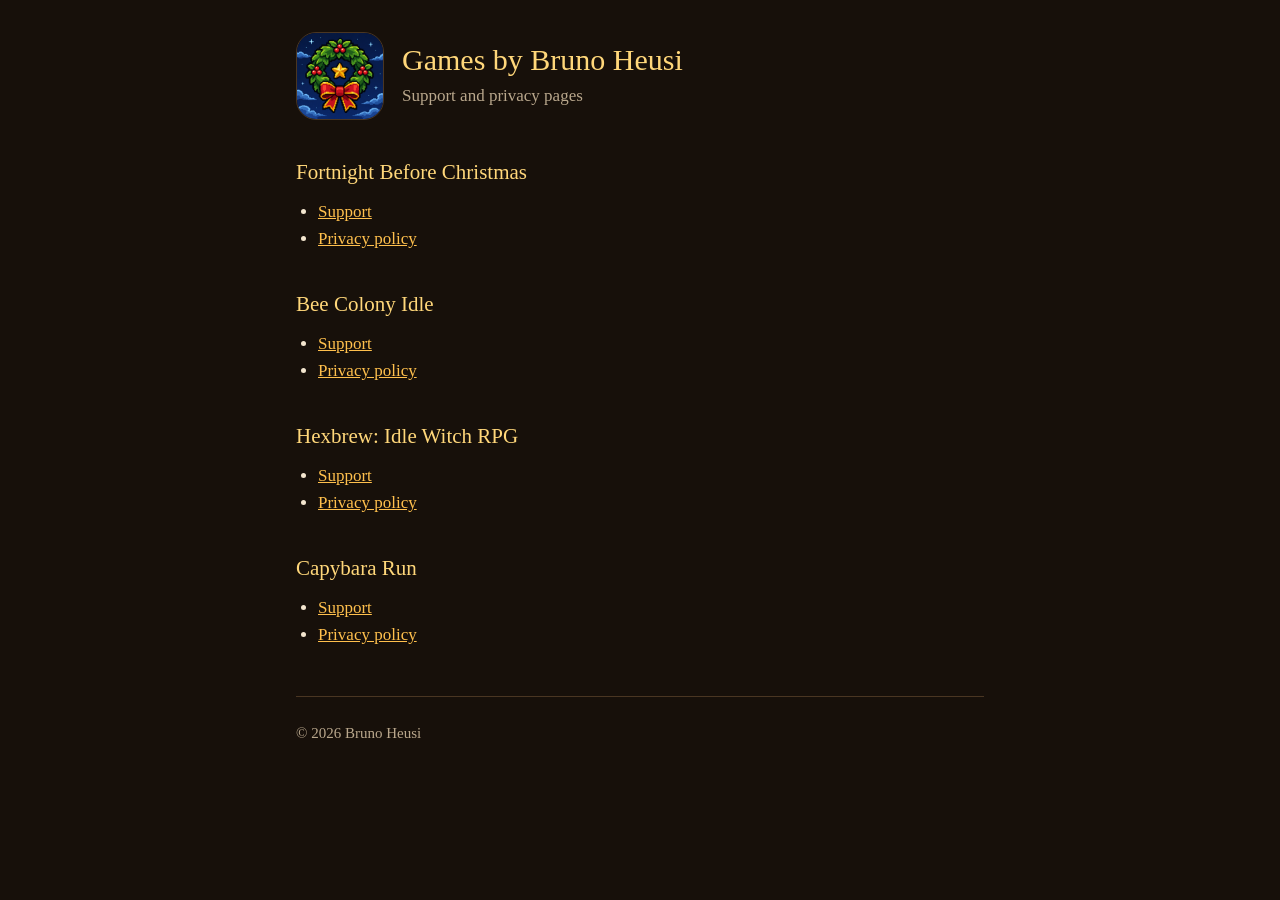
<file: index.html>
<!doctype html>
<html lang="en">
<head>
<meta charset="utf-8">
<meta name="viewport" content="width=device-width, initial-scale=1">
<title>Bruno Heusi: Games</title>
<meta name="description" content="Games by Bruno Heusi.">
<link rel="icon" href="fortnight-before-christmas/icon.png">
<link rel="stylesheet" href="fortnight-before-christmas/style.css">
</head>
<body>
<main>
<header>
	<img src="fortnight-before-christmas/icon.png" alt="Fortnight Before Christmas icon" width="88" height="88">
	<div>
		<h1>Games by Bruno Heusi</h1>
		<p>Support and privacy pages</p>
	</div>
</header>

<h2>Fortnight Before Christmas</h2>
<ul>
	<li><a href="fortnight-before-christmas/">Support</a></li>
	<li><a href="fortnight-before-christmas/privacy/">Privacy policy</a></li>
</ul>

<h2>Bee Colony Idle</h2>
<ul>
	<li><a href="bee-colony-idle/">Support</a></li>
	<li><a href="bee-colony-idle/privacy/">Privacy policy</a></li>
</ul>

<h2>Hexbrew: Idle Witch RPG</h2>
<ul>
	<li><a href="hexbrew/">Support</a></li>
	<li><a href="hexbrew/privacy/">Privacy policy</a></li>
</ul>

<h2>Capybara Run</h2>
<ul>
	<li><a href="capy-trail/">Support</a></li>
	<li><a href="capy-trail/privacy/">Privacy policy</a></li>
</ul>

<footer>
	<p>© 2026 Bruno Heusi</p>
</footer>
</main>
</body>
</html>
</file>
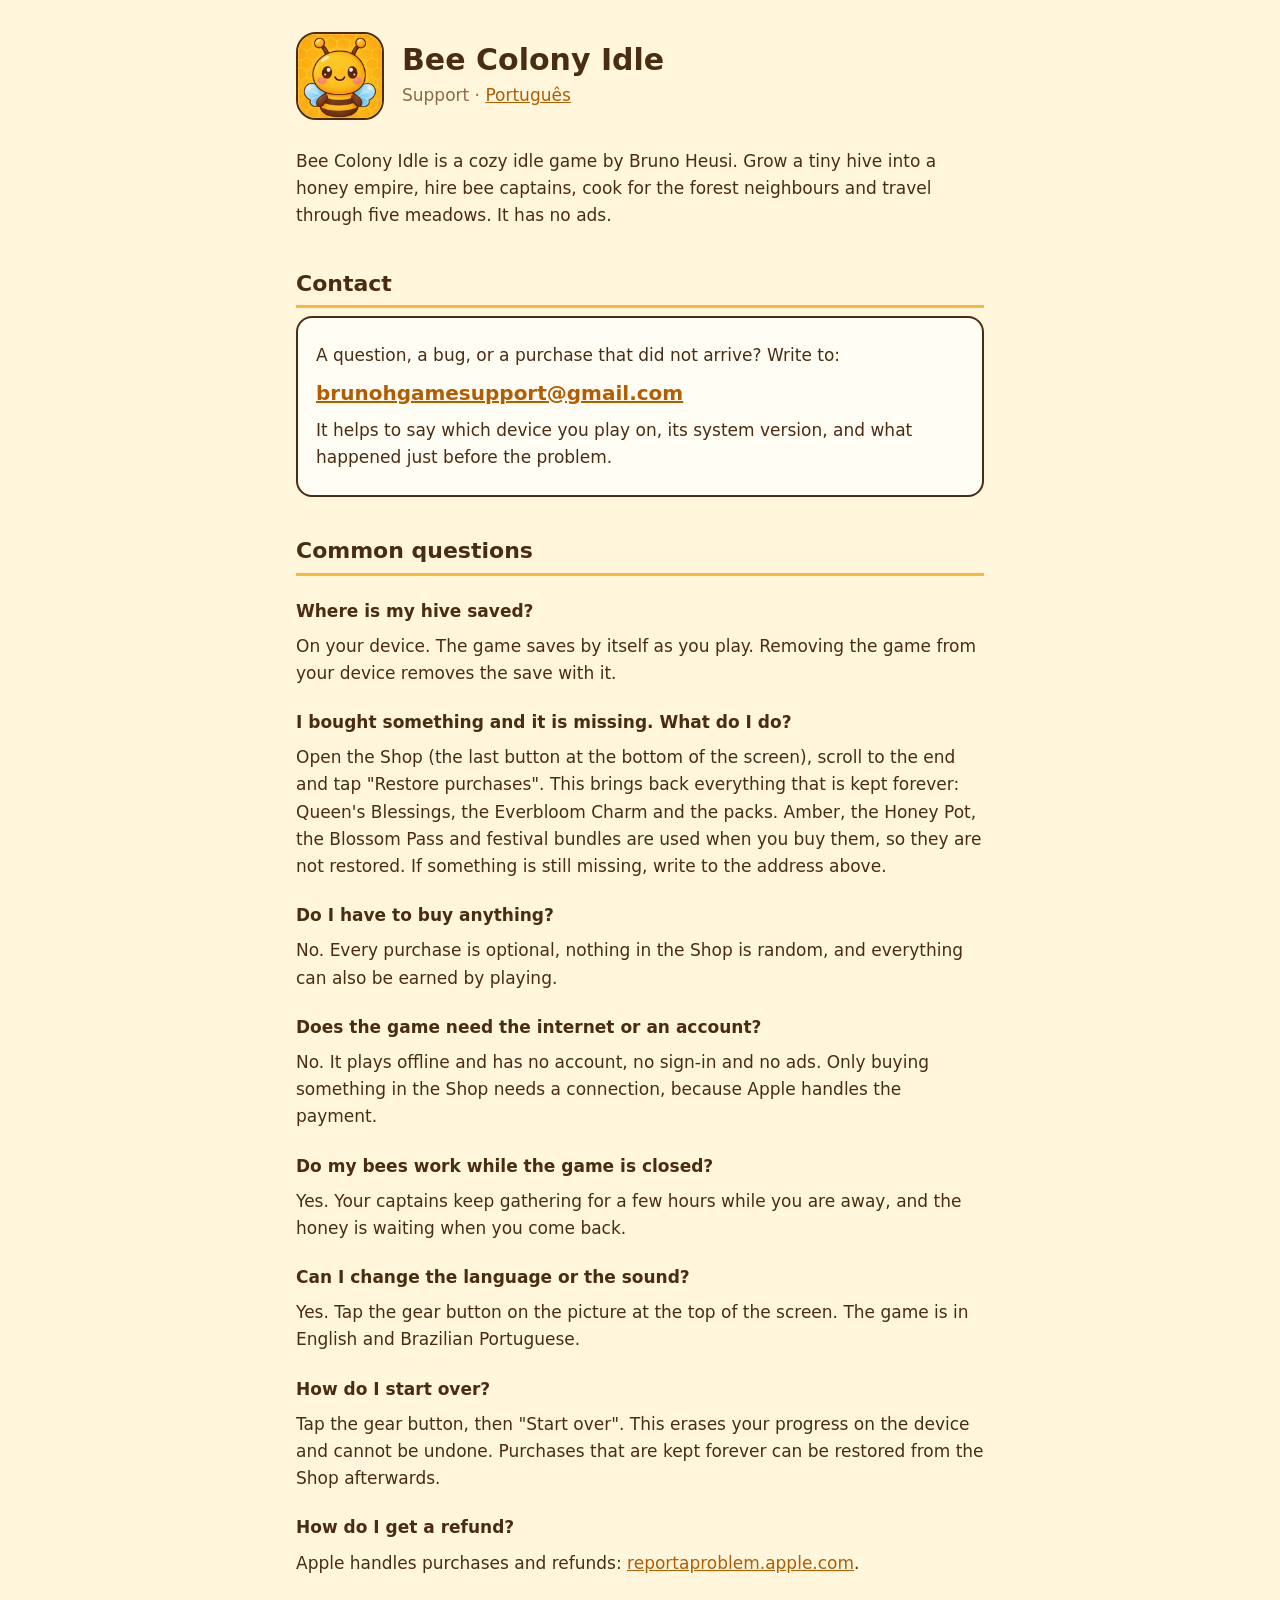
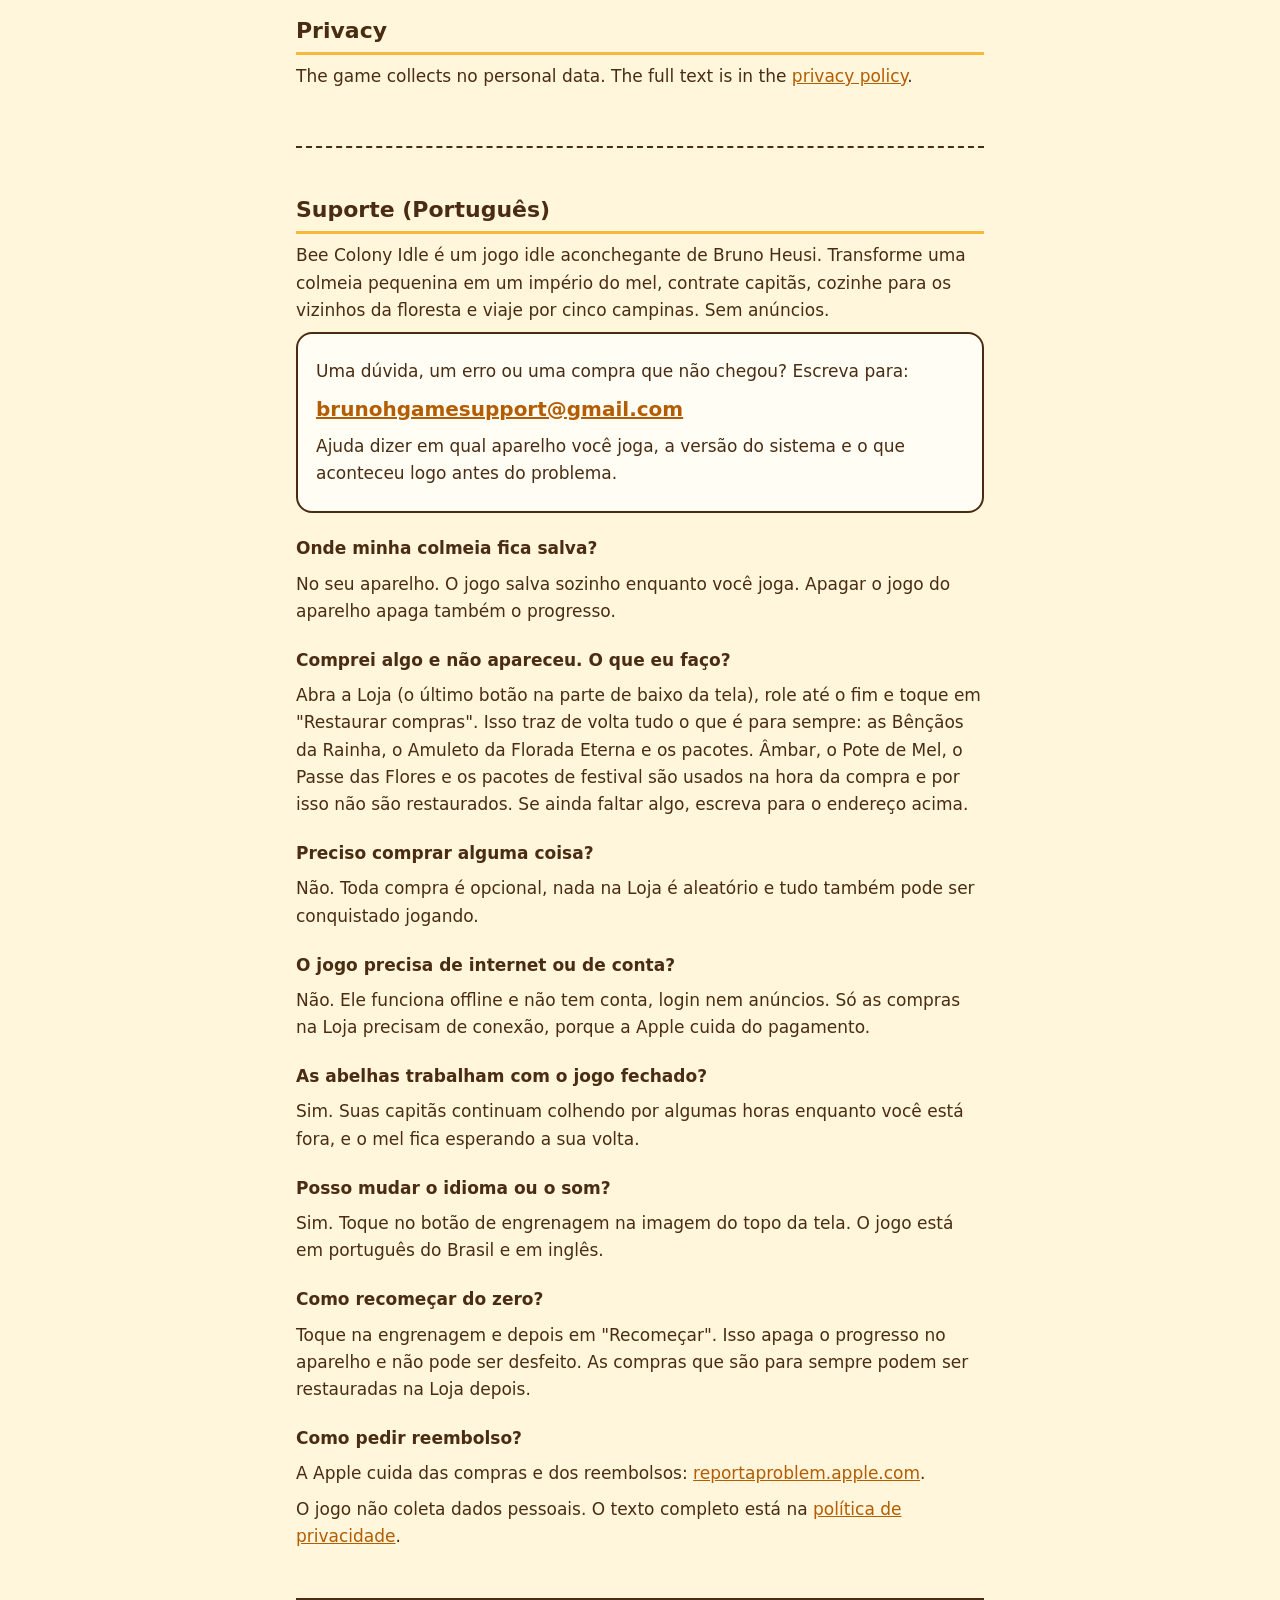
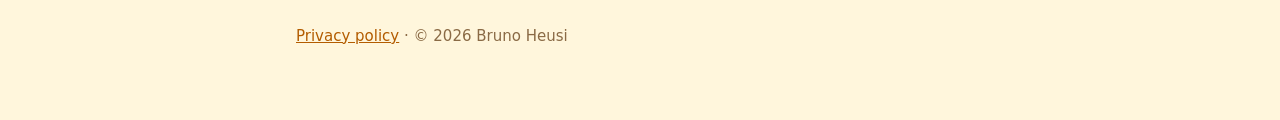
<file: bee-colony-idle/index.html>
<!doctype html>
<html lang="en">
<head>
<meta charset="utf-8">
<meta name="viewport" content="width=device-width, initial-scale=1">
<title>Bee Colony Idle: Support</title>
<meta name="description" content="Help and contact for Bee Colony Idle, a cozy idle honeybee game by Bruno Heusi.">
<link rel="icon" href="icon.png">
<link rel="stylesheet" href="style.css">
</head>
<body>
<main>
<header>
	<img src="icon.png" alt="Bee Colony Idle icon" width="88" height="88">
	<div>
		<h1>Bee Colony Idle</h1>
		<p>Support · <a href="#pt">Português</a></p>
	</div>
</header>

<p>Bee Colony Idle is a cozy idle game by Bruno Heusi. Grow a tiny hive into a honey empire, hire bee captains, cook for the forest neighbours and travel through five meadows. It has no ads.</p>

<h2>Contact</h2>
<div class="box">
	<p>A question, a bug, or a purchase that did not arrive? Write to:</p>
	<p class="mail"><a href="mailto:brunohgamesupport@gmail.com">brunohgamesupport@gmail.com</a></p>
	<p>It helps to say which device you play on, its system version, and what happened just before the problem.</p>
</div>

<h2>Common questions</h2>

<h3>Where is my hive saved?</h3>
<p>On your device. The game saves by itself as you play. Removing the game from your device removes the save with it.</p>

<h3>I bought something and it is missing. What do I do?</h3>
<p>Open the Shop (the last button at the bottom of the screen), scroll to the end and tap "Restore purchases". This brings back everything that is kept forever: Queen's Blessings, the Everbloom Charm and the packs. Amber, the Honey Pot, the Blossom Pass and festival bundles are used when you buy them, so they are not restored. If something is still missing, write to the address above.</p>

<h3>Do I have to buy anything?</h3>
<p>No. Every purchase is optional, nothing in the Shop is random, and everything can also be earned by playing.</p>

<h3>Does the game need the internet or an account?</h3>
<p>No. It plays offline and has no account, no sign-in and no ads. Only buying something in the Shop needs a connection, because Apple handles the payment.</p>

<h3>Do my bees work while the game is closed?</h3>
<p>Yes. Your captains keep gathering for a few hours while you are away, and the honey is waiting when you come back.</p>

<h3>Can I change the language or the sound?</h3>
<p>Yes. Tap the gear button on the picture at the top of the screen. The game is in English and Brazilian Portuguese.</p>

<h3>How do I start over?</h3>
<p>Tap the gear button, then "Start over". This erases your progress on the device and cannot be undone. Purchases that are kept forever can be restored from the Shop afterwards.</p>

<h3>How do I get a refund?</h3>
<p>Apple handles purchases and refunds: <a href="https://reportaproblem.apple.com">reportaproblem.apple.com</a>.</p>

<h2>Privacy</h2>
<p>The game collects no personal data. The full text is in the <a href="privacy/">privacy policy</a>.</p>

<section class="lang" id="pt" lang="pt-BR">
<h2>Suporte (Português)</h2>
<p>Bee Colony Idle é um jogo idle aconchegante de Bruno Heusi. Transforme uma colmeia pequenina em um império do mel, contrate capitãs, cozinhe para os vizinhos da floresta e viaje por cinco campinas. Sem anúncios.</p>

<div class="box">
	<p>Uma dúvida, um erro ou uma compra que não chegou? Escreva para:</p>
	<p class="mail"><a href="mailto:brunohgamesupport@gmail.com">brunohgamesupport@gmail.com</a></p>
	<p>Ajuda dizer em qual aparelho você joga, a versão do sistema e o que aconteceu logo antes do problema.</p>
</div>

<h3>Onde minha colmeia fica salva?</h3>
<p>No seu aparelho. O jogo salva sozinho enquanto você joga. Apagar o jogo do aparelho apaga também o progresso.</p>

<h3>Comprei algo e não apareceu. O que eu faço?</h3>
<p>Abra a Loja (o último botão na parte de baixo da tela), role até o fim e toque em "Restaurar compras". Isso traz de volta tudo o que é para sempre: as Bênçãos da Rainha, o Amuleto da Florada Eterna e os pacotes. Âmbar, o Pote de Mel, o Passe das Flores e os pacotes de festival são usados na hora da compra e por isso não são restaurados. Se ainda faltar algo, escreva para o endereço acima.</p>

<h3>Preciso comprar alguma coisa?</h3>
<p>Não. Toda compra é opcional, nada na Loja é aleatório e tudo também pode ser conquistado jogando.</p>

<h3>O jogo precisa de internet ou de conta?</h3>
<p>Não. Ele funciona offline e não tem conta, login nem anúncios. Só as compras na Loja precisam de conexão, porque a Apple cuida do pagamento.</p>

<h3>As abelhas trabalham com o jogo fechado?</h3>
<p>Sim. Suas capitãs continuam colhendo por algumas horas enquanto você está fora, e o mel fica esperando a sua volta.</p>

<h3>Posso mudar o idioma ou o som?</h3>
<p>Sim. Toque no botão de engrenagem na imagem do topo da tela. O jogo está em português do Brasil e em inglês.</p>

<h3>Como recomeçar do zero?</h3>
<p>Toque na engrenagem e depois em "Recomeçar". Isso apaga o progresso no aparelho e não pode ser desfeito. As compras que são para sempre podem ser restauradas na Loja depois.</p>

<h3>Como pedir reembolso?</h3>
<p>A Apple cuida das compras e dos reembolsos: <a href="https://reportaproblem.apple.com">reportaproblem.apple.com</a>.</p>

<p>O jogo não coleta dados pessoais. O texto completo está na <a href="privacy/#pt">política de privacidade</a>.</p>
</section>

<footer>
	<p><a href="privacy/">Privacy policy</a> · © 2026 Bruno Heusi</p>
</footer>
</main>
</body>
</html>
</file>
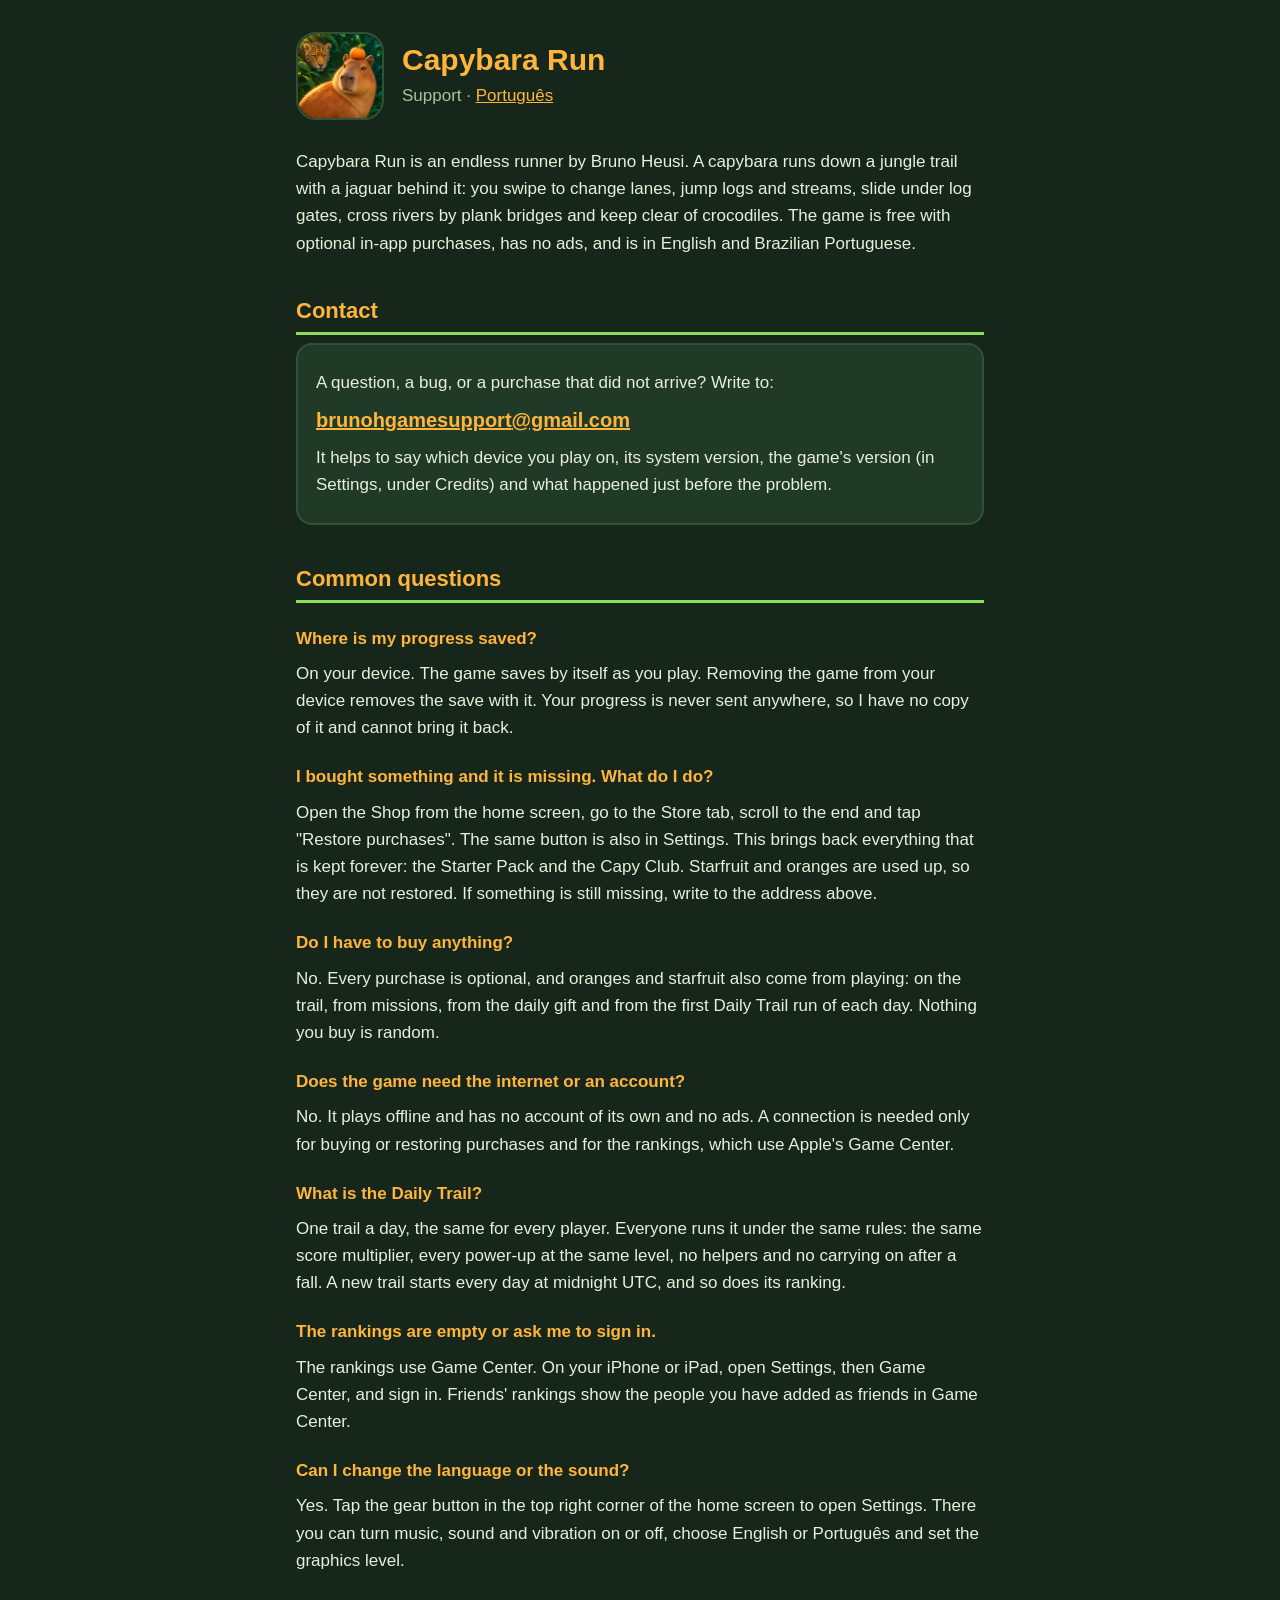
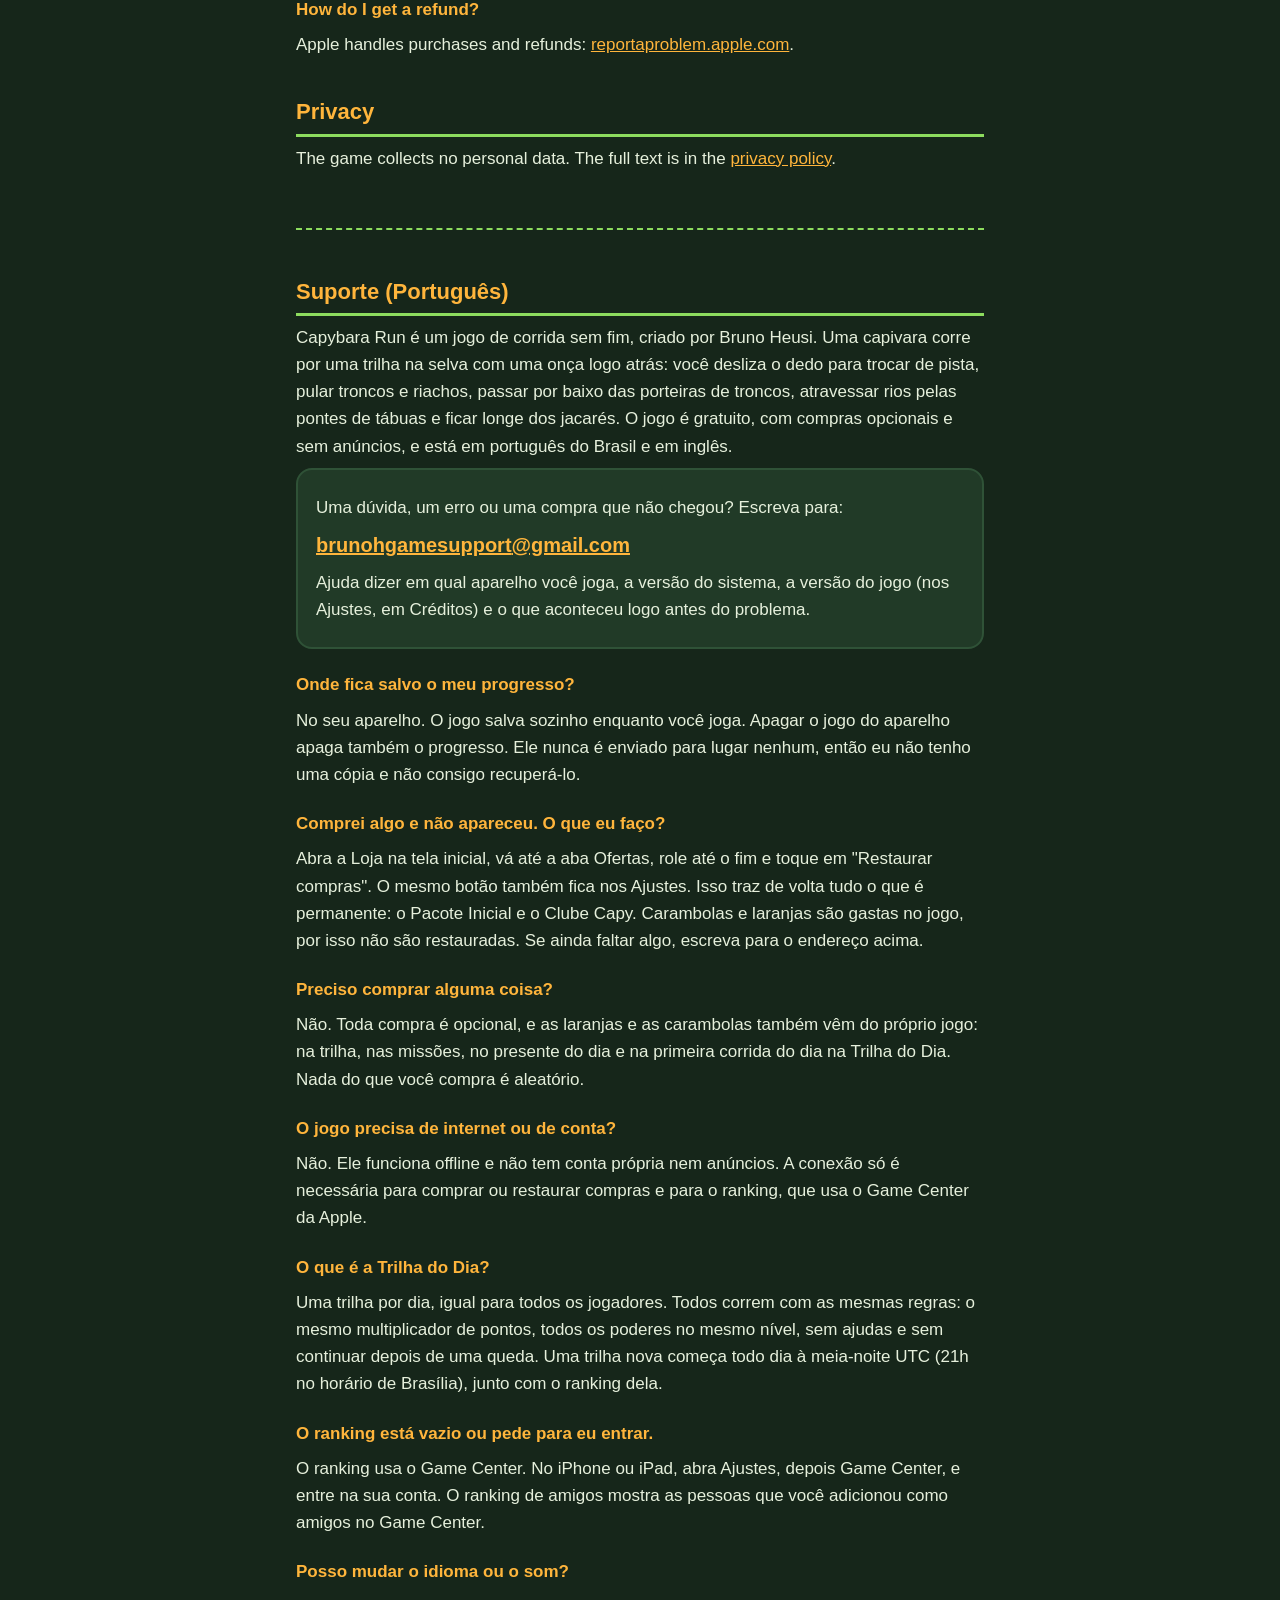
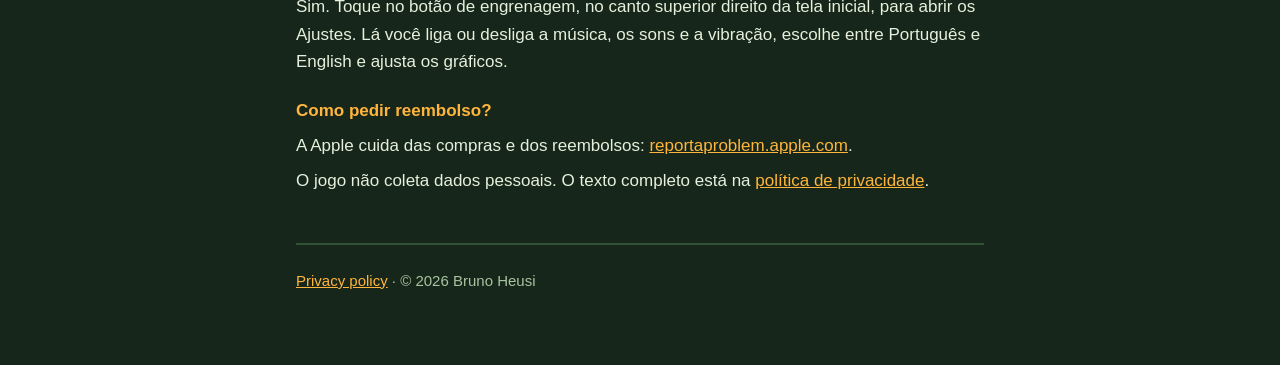
<file: capy-trail/index.html>
<!doctype html>
<html lang="en">
<head>
<meta charset="utf-8">
<meta name="viewport" content="width=device-width, initial-scale=1">
<meta name="color-scheme" content="dark">
<meta name="theme-color" content="#16261a">
<title>Capybara Run: Support</title>
<meta name="description" content="Help and contact for Capybara Run, an endless runner by Bruno Heusi.">
<link rel="icon" href="icon.png">
<link rel="stylesheet" href="style.css">
</head>
<body>
<main>
<header>
	<img src="icon.png" alt="Capybara Run icon" width="88" height="88">
	<div>
		<h1>Capybara Run</h1>
		<p>Support · <a href="#pt">Português</a></p>
	</div>
</header>

<p>Capybara Run is an endless runner by Bruno Heusi. A capybara runs down a jungle trail with a jaguar behind it: you swipe to change lanes, jump logs and streams, slide under log gates, cross rivers by plank bridges and keep clear of crocodiles. The game is free with optional in-app purchases, has no ads, and is in English and Brazilian Portuguese.</p>

<h2>Contact</h2>
<div class="box">
	<p>A question, a bug, or a purchase that did not arrive? Write to:</p>
	<p class="mail"><a href="mailto:brunohgamesupport@gmail.com">brunohgamesupport<wbr>@gmail.com</a></p>
	<p>It helps to say which device you play on, its system version, the game's version (in Settings, under Credits) and what happened just before the problem.</p>
</div>

<h2>Common questions</h2>

<h3>Where is my progress saved?</h3>
<p>On your device. The game saves by itself as you play. Removing the game from your device removes the save with it. Your progress is never sent anywhere, so I have no copy of it and cannot bring it back.</p>

<h3>I bought something and it is missing. What do I do?</h3>
<p>Open the Shop from the home screen, go to the Store tab, scroll to the end and tap "Restore purchases". The same button is also in Settings. This brings back everything that is kept forever: the Starter Pack and the Capy Club. Starfruit and oranges are used up, so they are not restored. If something is still missing, write to the address above.</p>

<h3>Do I have to buy anything?</h3>
<p>No. Every purchase is optional, and oranges and starfruit also come from playing: on the trail, from missions, from the daily gift and from the first Daily Trail run of each day. Nothing you buy is random.</p>

<h3>Does the game need the internet or an account?</h3>
<p>No. It plays offline and has no account of its own and no ads. A connection is needed only for buying or restoring purchases and for the rankings, which use Apple's Game Center.</p>

<h3>What is the Daily Trail?</h3>
<p>One trail a day, the same for every player. Everyone runs it under the same rules: the same score multiplier, every power-up at the same level, no helpers and no carrying on after a fall. A new trail starts every day at midnight UTC, and so does its ranking.</p>

<h3>The rankings are empty or ask me to sign in.</h3>
<p>The rankings use Game Center. On your iPhone or iPad, open Settings, then Game Center, and sign in. Friends' rankings show the people you have added as friends in Game Center.</p>

<h3>Can I change the language or the sound?</h3>
<p>Yes. Tap the gear button in the top right corner of the home screen to open Settings. There you can turn music, sound and vibration on or off, choose English or Português and set the graphics level.</p>

<h3>How do I get a refund?</h3>
<p>Apple handles purchases and refunds: <a href="https://reportaproblem.apple.com">reportaproblem.apple.com</a>.</p>

<h2>Privacy</h2>
<p>The game collects no personal data. The full text is in the <a href="privacy/">privacy policy</a>.</p>

<section class="lang" id="pt" lang="pt-BR">
<h2>Suporte (Português)</h2>
<p>Capybara Run é um jogo de corrida sem fim, criado por Bruno Heusi. Uma capivara corre por uma trilha na selva com uma onça logo atrás: você desliza o dedo para trocar de pista, pular troncos e riachos, passar por baixo das porteiras de troncos, atravessar rios pelas pontes de tábuas e ficar longe dos jacarés. O jogo é gratuito, com compras opcionais e sem anúncios, e está em português do Brasil e em inglês.</p>

<div class="box">
	<p>Uma dúvida, um erro ou uma compra que não chegou? Escreva para:</p>
	<p class="mail"><a href="mailto:brunohgamesupport@gmail.com">brunohgamesupport<wbr>@gmail.com</a></p>
	<p>Ajuda dizer em qual aparelho você joga, a versão do sistema, a versão do jogo (nos Ajustes, em Créditos) e o que aconteceu logo antes do problema.</p>
</div>

<h3>Onde fica salvo o meu progresso?</h3>
<p>No seu aparelho. O jogo salva sozinho enquanto você joga. Apagar o jogo do aparelho apaga também o progresso. Ele nunca é enviado para lugar nenhum, então eu não tenho uma cópia e não consigo recuperá-lo.</p>

<h3>Comprei algo e não apareceu. O que eu faço?</h3>
<p>Abra a Loja na tela inicial, vá até a aba Ofertas, role até o fim e toque em "Restaurar compras". O mesmo botão também fica nos Ajustes. Isso traz de volta tudo o que é permanente: o Pacote Inicial e o Clube Capy. Carambolas e laranjas são gastas no jogo, por isso não são restauradas. Se ainda faltar algo, escreva para o endereço acima.</p>

<h3>Preciso comprar alguma coisa?</h3>
<p>Não. Toda compra é opcional, e as laranjas e as carambolas também vêm do próprio jogo: na trilha, nas missões, no presente do dia e na primeira corrida do dia na Trilha do Dia. Nada do que você compra é aleatório.</p>

<h3>O jogo precisa de internet ou de conta?</h3>
<p>Não. Ele funciona offline e não tem conta própria nem anúncios. A conexão só é necessária para comprar ou restaurar compras e para o ranking, que usa o Game Center da Apple.</p>

<h3>O que é a Trilha do Dia?</h3>
<p>Uma trilha por dia, igual para todos os jogadores. Todos correm com as mesmas regras: o mesmo multiplicador de pontos, todos os poderes no mesmo nível, sem ajudas e sem continuar depois de uma queda. Uma trilha nova começa todo dia à meia-noite UTC (21h no horário de Brasília), junto com o ranking dela.</p>

<h3>O ranking está vazio ou pede para eu entrar.</h3>
<p>O ranking usa o Game Center. No iPhone ou iPad, abra Ajustes, depois Game Center, e entre na sua conta. O ranking de amigos mostra as pessoas que você adicionou como amigos no Game Center.</p>

<h3>Posso mudar o idioma ou o som?</h3>
<p>Sim. Toque no botão de engrenagem, no canto superior direito da tela inicial, para abrir os Ajustes. Lá você liga ou desliga a música, os sons e a vibração, escolhe entre Português e English e ajusta os gráficos.</p>

<h3>Como pedir reembolso?</h3>
<p>A Apple cuida das compras e dos reembolsos: <a href="https://reportaproblem.apple.com">reportaproblem.apple.com</a>.</p>

<p>O jogo não coleta dados pessoais. O texto completo está na <a href="privacy/#pt">política de privacidade</a>.</p>
</section>

<footer>
	<p><a href="privacy/">Privacy policy</a> · © 2026 Bruno Heusi</p>
</footer>
</main>
</body>
</html>
</file>
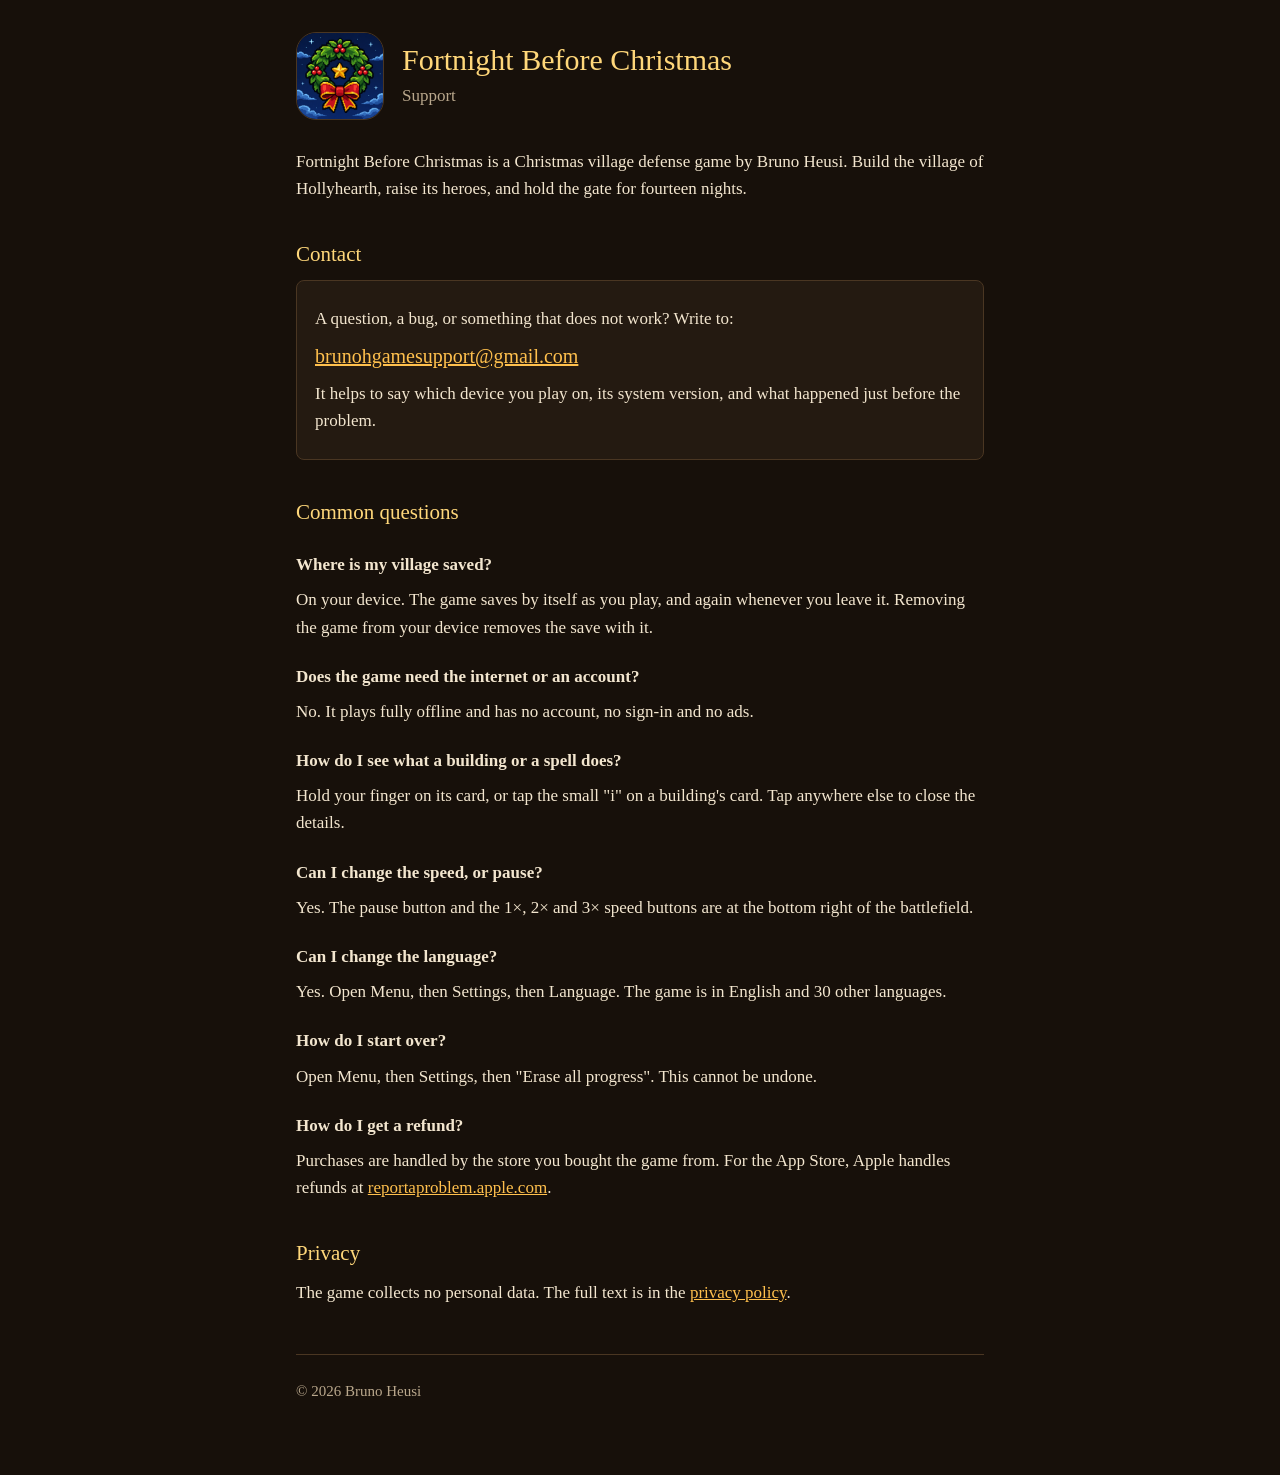
<file: fortnight-before-christmas/index.html>
<!doctype html>
<html lang="en">
<head>
<meta charset="utf-8">
<meta name="viewport" content="width=device-width, initial-scale=1">
<title>Fortnight Before Christmas: Support</title>
<meta name="description" content="Help and contact for Fortnight Before Christmas, a Christmas village defense game by Bruno Heusi.">
<link rel="icon" href="icon.png">
<link rel="stylesheet" href="style.css">
</head>
<body>
<main>
<header>
	<img src="icon.png" alt="Fortnight Before Christmas icon" width="88" height="88">
	<div>
		<h1>Fortnight Before Christmas</h1>
		<p>Support</p>
	</div>
</header>

<p>Fortnight Before Christmas is a Christmas village defense game by Bruno Heusi. Build the village of Hollyhearth, raise its heroes, and hold the gate for fourteen nights.</p>

<h2>Contact</h2>
<div class="box">
	<p>A question, a bug, or something that does not work? Write to:</p>
	<p class="mail"><a href="mailto:brunohgamesupport@gmail.com">brunohgamesupport@gmail.com</a></p>
	<p>It helps to say which device you play on, its system version, and what happened just before the problem.</p>
</div>

<h2>Common questions</h2>

<h3>Where is my village saved?</h3>
<p>On your device. The game saves by itself as you play, and again whenever you leave it. Removing the game from your device removes the save with it.</p>

<h3>Does the game need the internet or an account?</h3>
<p>No. It plays fully offline and has no account, no sign-in and no ads.</p>

<h3>How do I see what a building or a spell does?</h3>
<p>Hold your finger on its card, or tap the small "i" on a building's card. Tap anywhere else to close the details.</p>

<h3>Can I change the speed, or pause?</h3>
<p>Yes. The pause button and the 1×, 2× and 3× speed buttons are at the bottom right of the battlefield.</p>

<h3>Can I change the language?</h3>
<p>Yes. Open Menu, then Settings, then Language. The game is in English and 30 other languages.</p>

<h3>How do I start over?</h3>
<p>Open Menu, then Settings, then "Erase all progress". This cannot be undone.</p>

<h3>How do I get a refund?</h3>
<p>Purchases are handled by the store you bought the game from. For the App Store, Apple handles refunds at <a href="https://reportaproblem.apple.com">reportaproblem.apple.com</a>.</p>

<h2>Privacy</h2>
<p>The game collects no personal data. The full text is in the <a href="privacy/">privacy policy</a>.</p>

<footer>
	<p>© 2026 Bruno Heusi</p>
</footer>
</main>
</body>
</html>
</file>
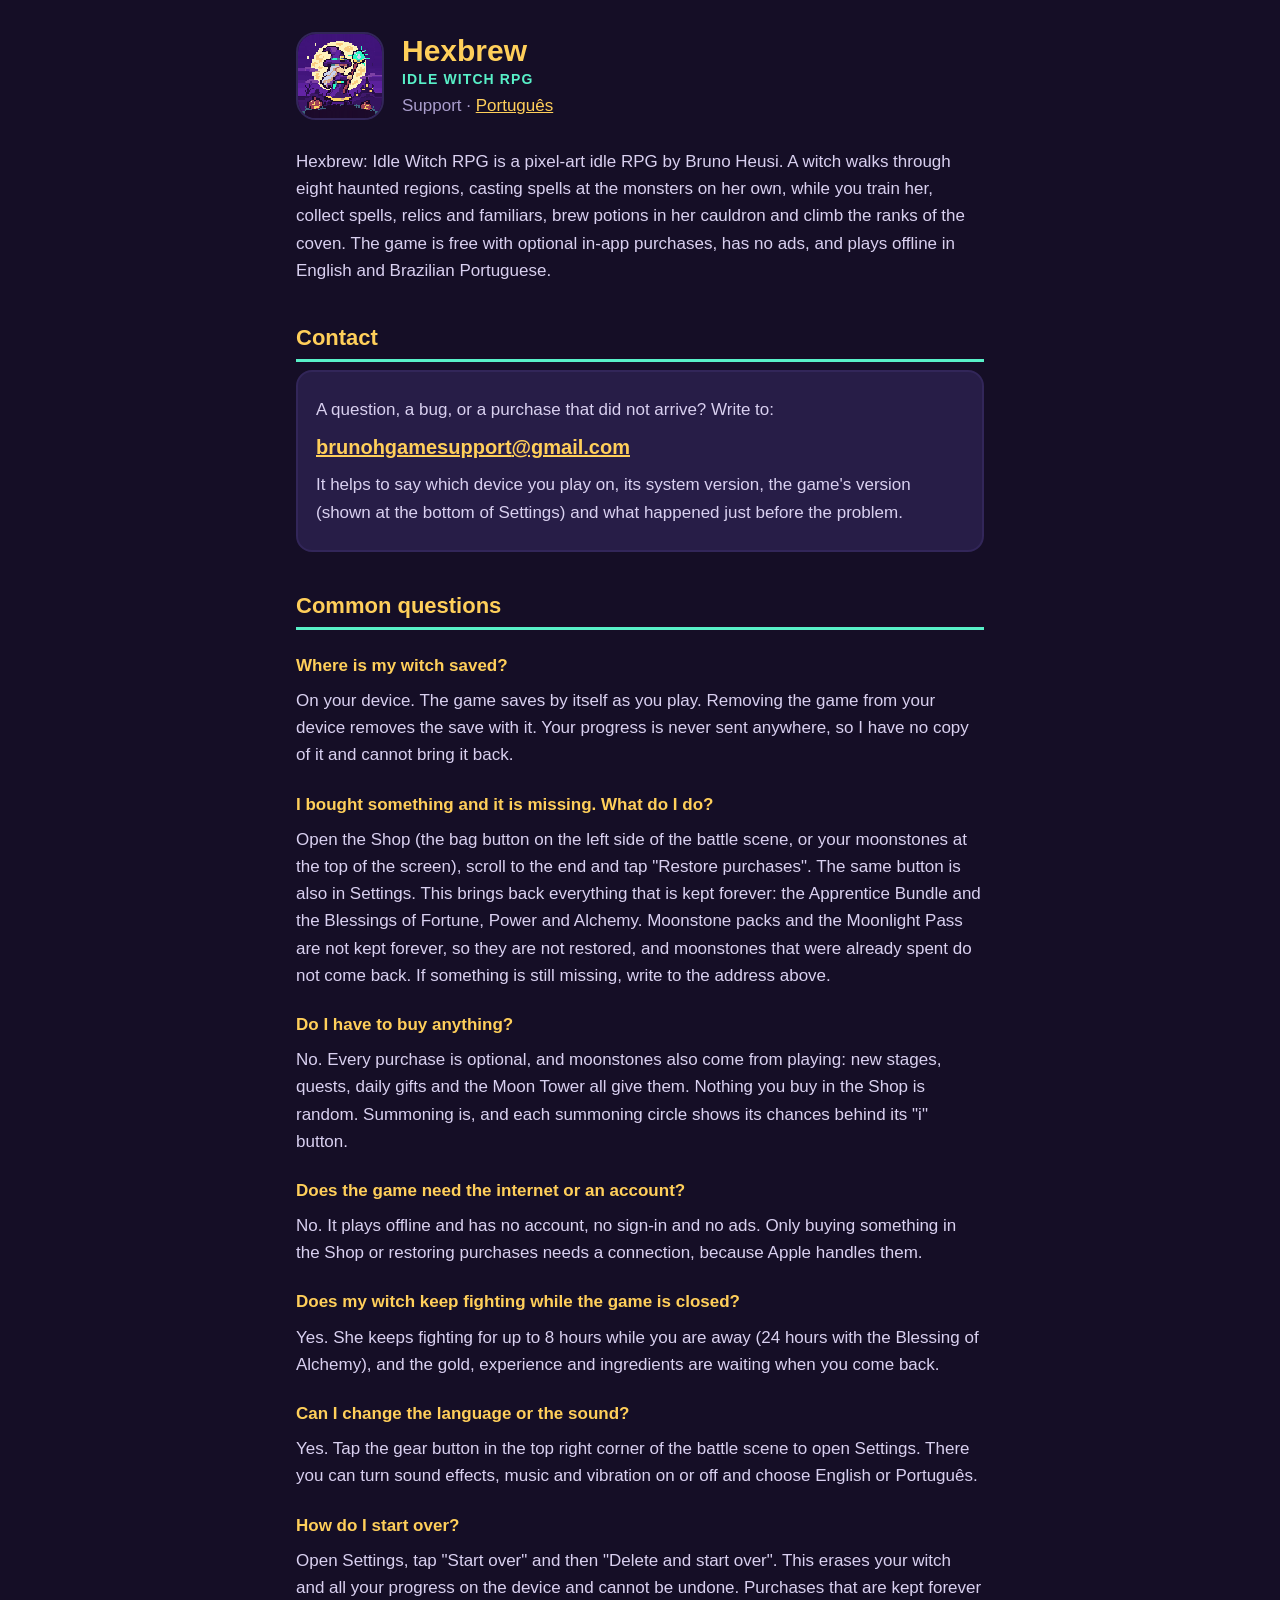
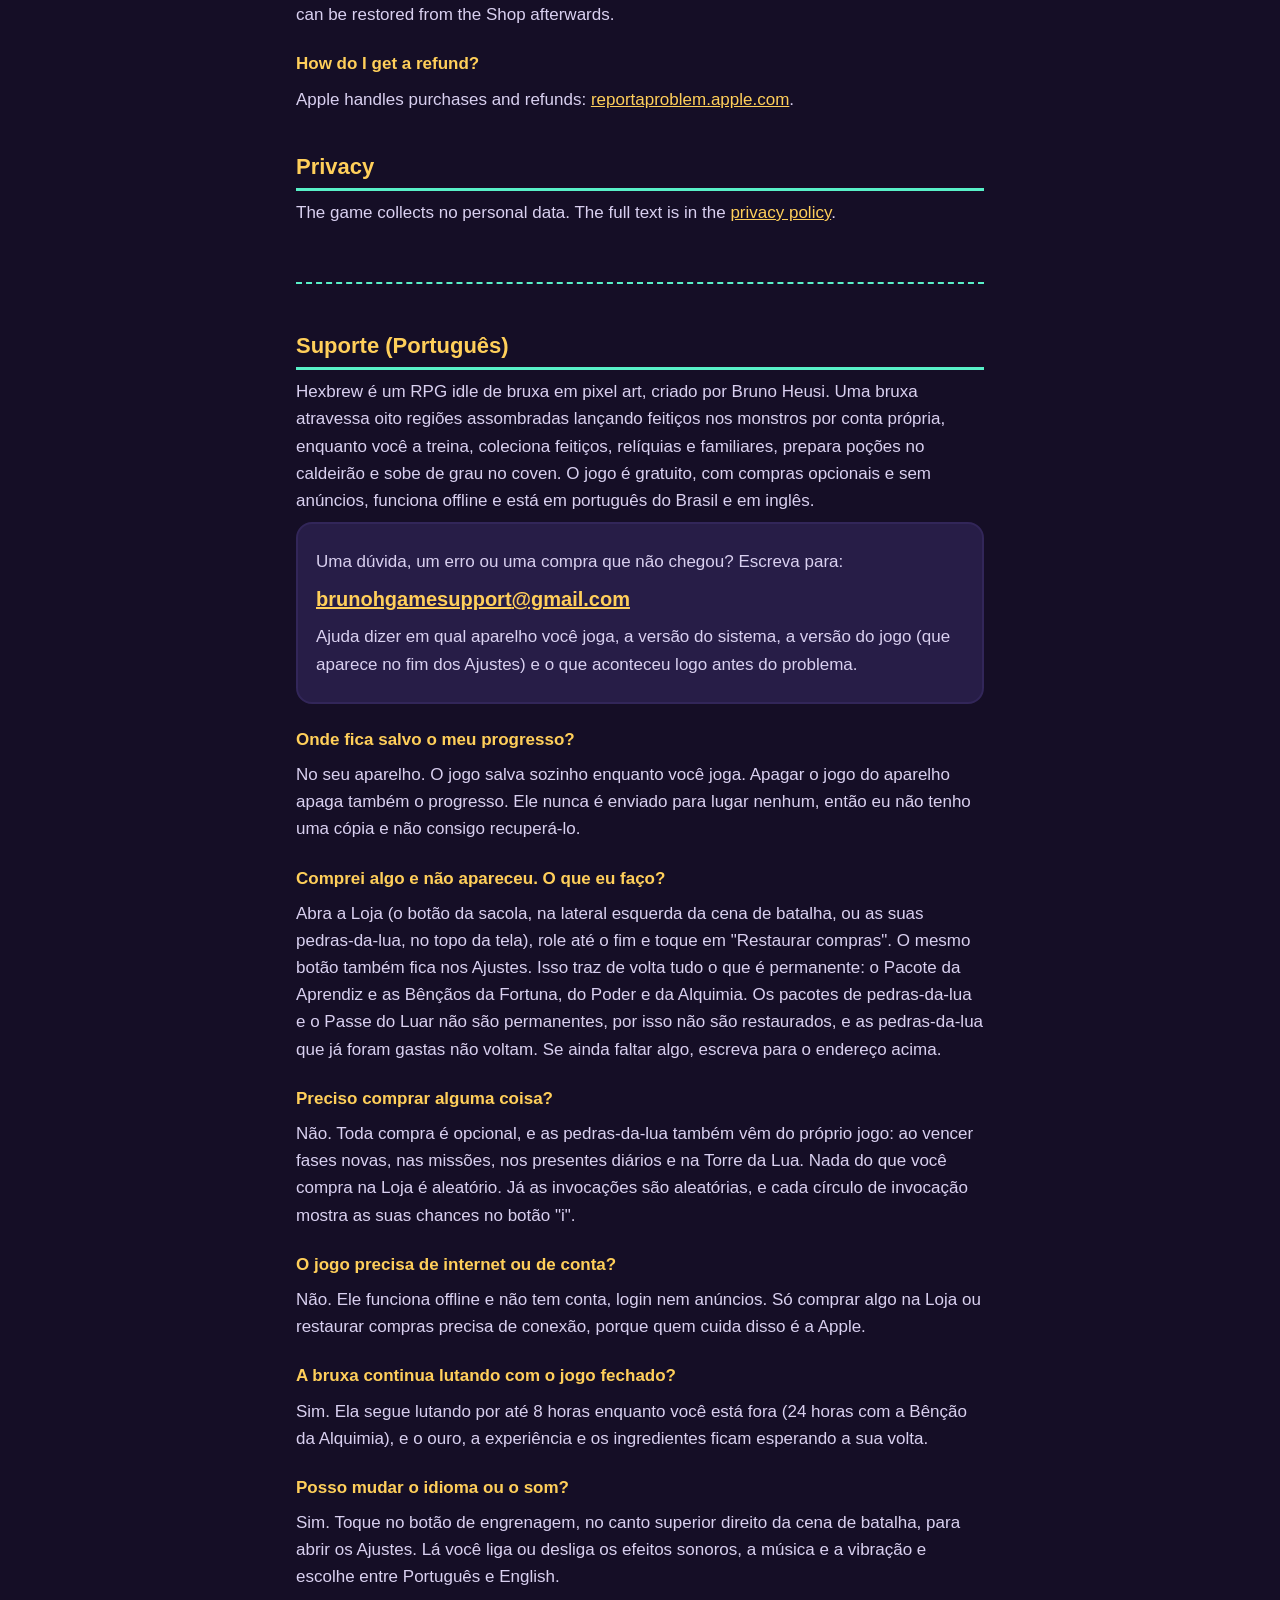
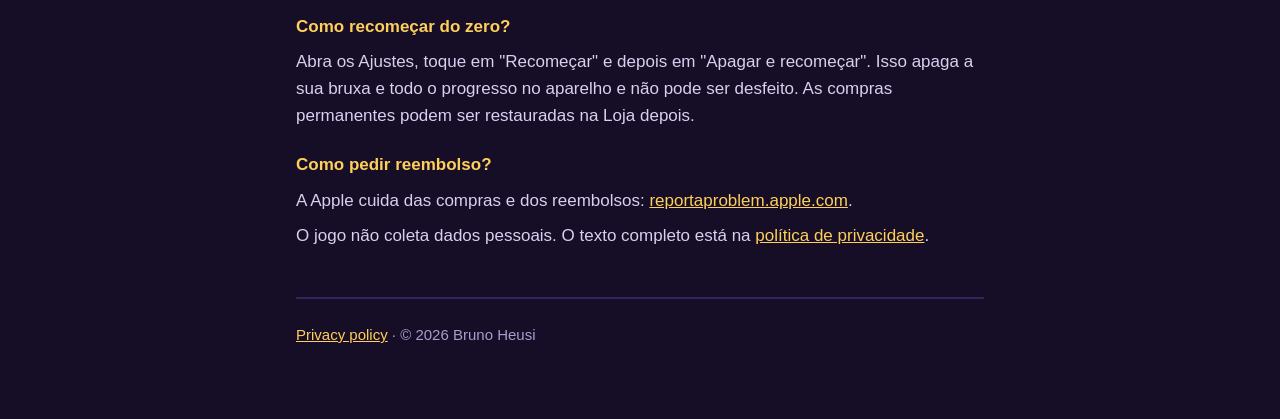
<file: hexbrew/index.html>
<!doctype html>
<html lang="en">
<head>
<meta charset="utf-8">
<meta name="viewport" content="width=device-width, initial-scale=1">
<meta name="color-scheme" content="dark">
<meta name="theme-color" content="#150e26">
<title>Hexbrew: Support</title>
<meta name="description" content="Help and contact for Hexbrew: Idle Witch RPG, a pixel-art idle RPG by Bruno Heusi.">
<link rel="icon" href="icon.png">
<link rel="stylesheet" href="style.css">
</head>
<body>
<main>
<header>
	<img src="icon.png" alt="Hexbrew icon" width="88" height="88">
	<div>
		<h1>Hexbrew <small>Idle Witch RPG</small></h1>
		<p>Support · <a href="#pt">Português</a></p>
	</div>
</header>

<p>Hexbrew: Idle Witch RPG is a pixel-art idle RPG by Bruno Heusi. A witch walks through eight haunted regions, casting spells at the monsters on her own, while you train her, collect spells, relics and familiars, brew potions in her cauldron and climb the ranks of the coven. The game is free with optional in-app purchases, has no ads, and plays offline in English and Brazilian Portuguese.</p>

<h2>Contact</h2>
<div class="box">
	<p>A question, a bug, or a purchase that did not arrive? Write to:</p>
	<p class="mail"><a href="mailto:brunohgamesupport@gmail.com">brunohgamesupport<wbr>@gmail.com</a></p>
	<p>It helps to say which device you play on, its system version, the game's version (shown at the bottom of Settings) and what happened just before the problem.</p>
</div>

<h2>Common questions</h2>

<h3>Where is my witch saved?</h3>
<p>On your device. The game saves by itself as you play. Removing the game from your device removes the save with it. Your progress is never sent anywhere, so I have no copy of it and cannot bring it back.</p>

<h3>I bought something and it is missing. What do I do?</h3>
<p>Open the Shop (the bag button on the left side of the battle scene, or your moonstones at the top of the screen), scroll to the end and tap "Restore purchases". The same button is also in Settings. This brings back everything that is kept forever: the Apprentice Bundle and the Blessings of Fortune, Power and Alchemy. Moonstone packs and the Moonlight Pass are not kept forever, so they are not restored, and moonstones that were already spent do not come back. If something is still missing, write to the address above.</p>

<h3>Do I have to buy anything?</h3>
<p>No. Every purchase is optional, and moonstones also come from playing: new stages, quests, daily gifts and the Moon Tower all give them. Nothing you buy in the Shop is random. Summoning is, and each summoning circle shows its chances behind its "i" button.</p>

<h3>Does the game need the internet or an account?</h3>
<p>No. It plays offline and has no account, no sign-in and no ads. Only buying something in the Shop or restoring purchases needs a connection, because Apple handles them.</p>

<h3>Does my witch keep fighting while the game is closed?</h3>
<p>Yes. She keeps fighting for up to 8 hours while you are away (24 hours with the Blessing of Alchemy), and the gold, experience and ingredients are waiting when you come back.</p>

<h3>Can I change the language or the sound?</h3>
<p>Yes. Tap the gear button in the top right corner of the battle scene to open Settings. There you can turn sound effects, music and vibration on or off and choose English or Português.</p>

<h3>How do I start over?</h3>
<p>Open Settings, tap "Start over" and then "Delete and start over". This erases your witch and all your progress on the device and cannot be undone. Purchases that are kept forever can be restored from the Shop afterwards.</p>

<h3>How do I get a refund?</h3>
<p>Apple handles purchases and refunds: <a href="https://reportaproblem.apple.com">reportaproblem.apple.com</a>.</p>

<h2>Privacy</h2>
<p>The game collects no personal data. The full text is in the <a href="privacy/">privacy policy</a>.</p>

<section class="lang" id="pt" lang="pt-BR">
<h2>Suporte (Português)</h2>
<p>Hexbrew é um RPG idle de bruxa em pixel art, criado por Bruno Heusi. Uma bruxa atravessa oito regiões assombradas lançando feitiços nos monstros por conta própria, enquanto você a treina, coleciona feitiços, relíquias e familiares, prepara poções no caldeirão e sobe de grau no coven. O jogo é gratuito, com compras opcionais e sem anúncios, funciona offline e está em português do Brasil e em inglês.</p>

<div class="box">
	<p>Uma dúvida, um erro ou uma compra que não chegou? Escreva para:</p>
	<p class="mail"><a href="mailto:brunohgamesupport@gmail.com">brunohgamesupport<wbr>@gmail.com</a></p>
	<p>Ajuda dizer em qual aparelho você joga, a versão do sistema, a versão do jogo (que aparece no fim dos Ajustes) e o que aconteceu logo antes do problema.</p>
</div>

<h3>Onde fica salvo o meu progresso?</h3>
<p>No seu aparelho. O jogo salva sozinho enquanto você joga. Apagar o jogo do aparelho apaga também o progresso. Ele nunca é enviado para lugar nenhum, então eu não tenho uma cópia e não consigo recuperá-lo.</p>

<h3>Comprei algo e não apareceu. O que eu faço?</h3>
<p>Abra a Loja (o botão da sacola, na lateral esquerda da cena de batalha, ou as suas pedras-da-lua, no topo da tela), role até o fim e toque em "Restaurar compras". O mesmo botão também fica nos Ajustes. Isso traz de volta tudo o que é permanente: o Pacote da Aprendiz e as Bênçãos da Fortuna, do Poder e da Alquimia. Os pacotes de pedras-da-lua e o Passe do Luar não são permanentes, por isso não são restaurados, e as pedras-da-lua que já foram gastas não voltam. Se ainda faltar algo, escreva para o endereço acima.</p>

<h3>Preciso comprar alguma coisa?</h3>
<p>Não. Toda compra é opcional, e as pedras-da-lua também vêm do próprio jogo: ao vencer fases novas, nas missões, nos presentes diários e na Torre da Lua. Nada do que você compra na Loja é aleatório. Já as invocações são aleatórias, e cada círculo de invocação mostra as suas chances no botão "i".</p>

<h3>O jogo precisa de internet ou de conta?</h3>
<p>Não. Ele funciona offline e não tem conta, login nem anúncios. Só comprar algo na Loja ou restaurar compras precisa de conexão, porque quem cuida disso é a Apple.</p>

<h3>A bruxa continua lutando com o jogo fechado?</h3>
<p>Sim. Ela segue lutando por até 8 horas enquanto você está fora (24 horas com a Bênção da Alquimia), e o ouro, a experiência e os ingredientes ficam esperando a sua volta.</p>

<h3>Posso mudar o idioma ou o som?</h3>
<p>Sim. Toque no botão de engrenagem, no canto superior direito da cena de batalha, para abrir os Ajustes. Lá você liga ou desliga os efeitos sonoros, a música e a vibração e escolhe entre Português e English.</p>

<h3>Como recomeçar do zero?</h3>
<p>Abra os Ajustes, toque em "Recomeçar" e depois em "Apagar e recomeçar". Isso apaga a sua bruxa e todo o progresso no aparelho e não pode ser desfeito. As compras permanentes podem ser restauradas na Loja depois.</p>

<h3>Como pedir reembolso?</h3>
<p>A Apple cuida das compras e dos reembolsos: <a href="https://reportaproblem.apple.com">reportaproblem.apple.com</a>.</p>

<p>O jogo não coleta dados pessoais. O texto completo está na <a href="privacy/#pt">política de privacidade</a>.</p>
</section>

<footer>
	<p><a href="privacy/">Privacy policy</a> · © 2026 Bruno Heusi</p>
</footer>
</main>
</body>
</html>
</file>
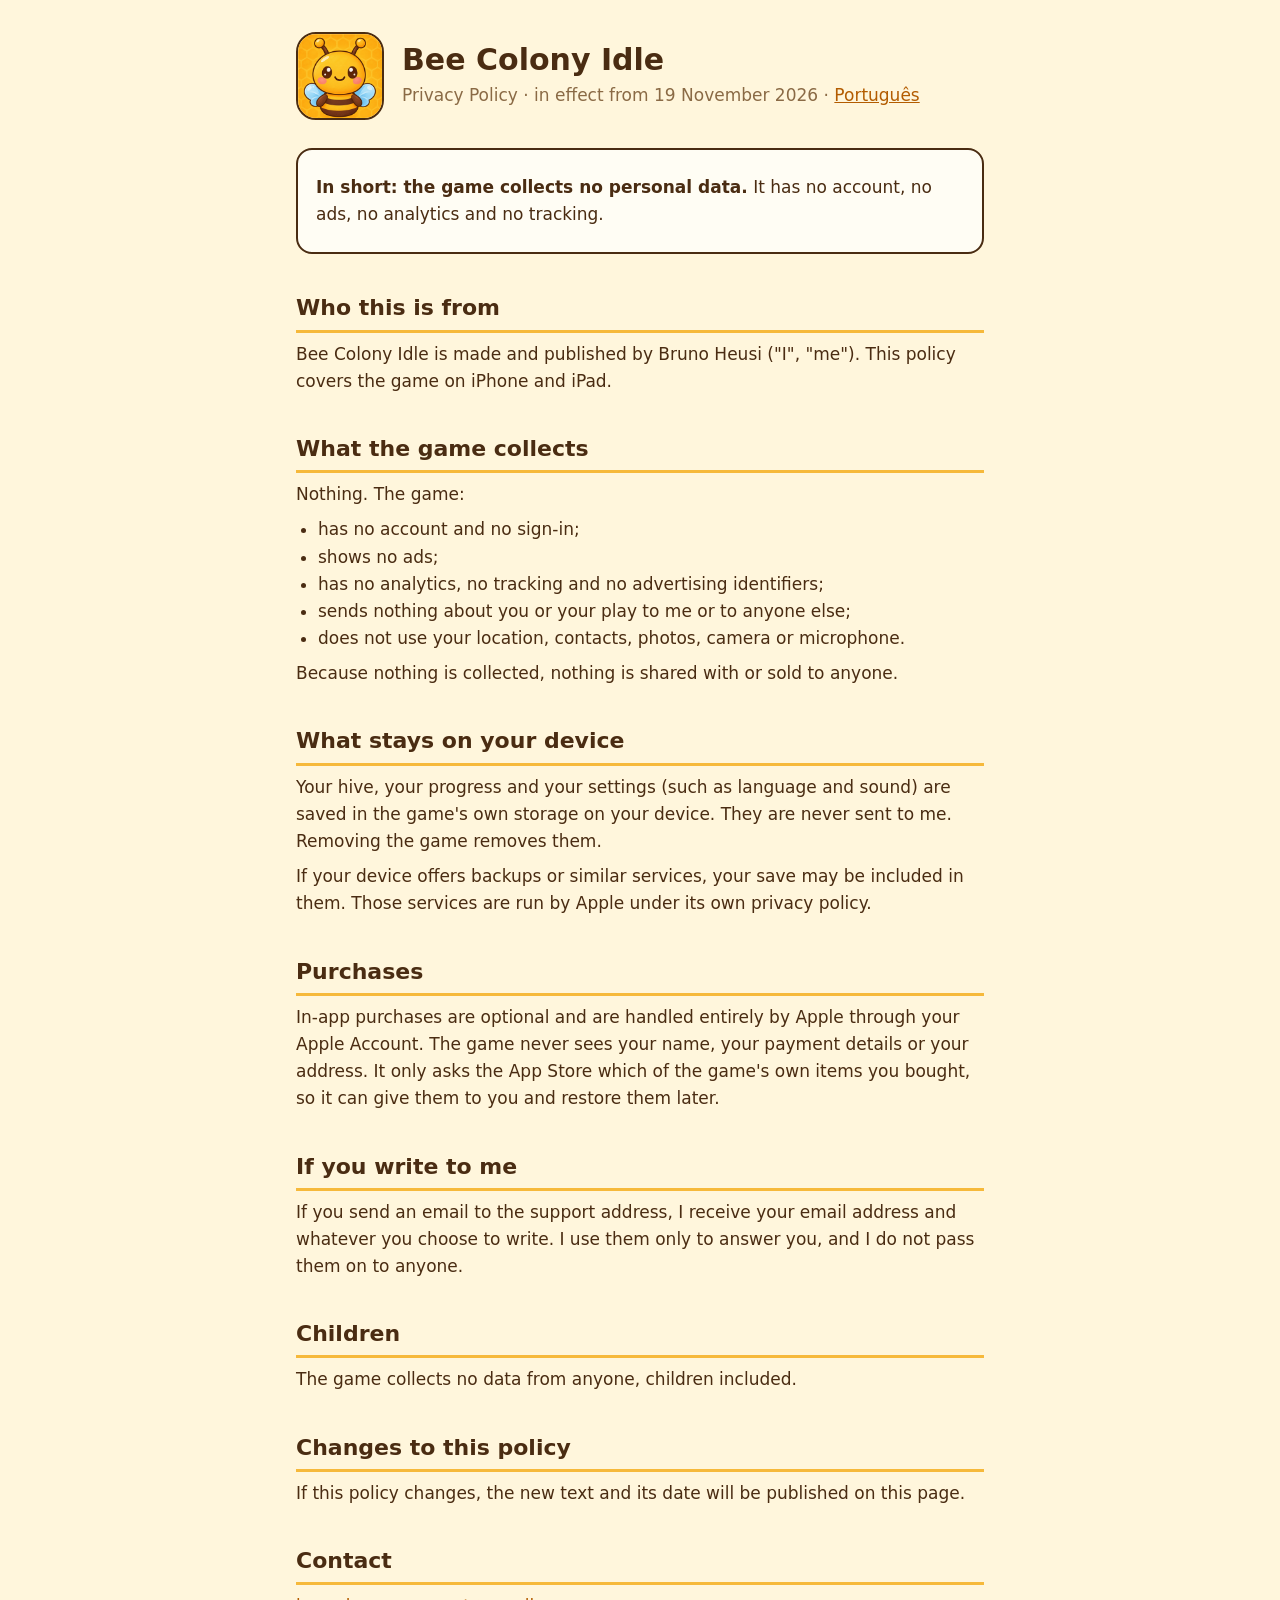
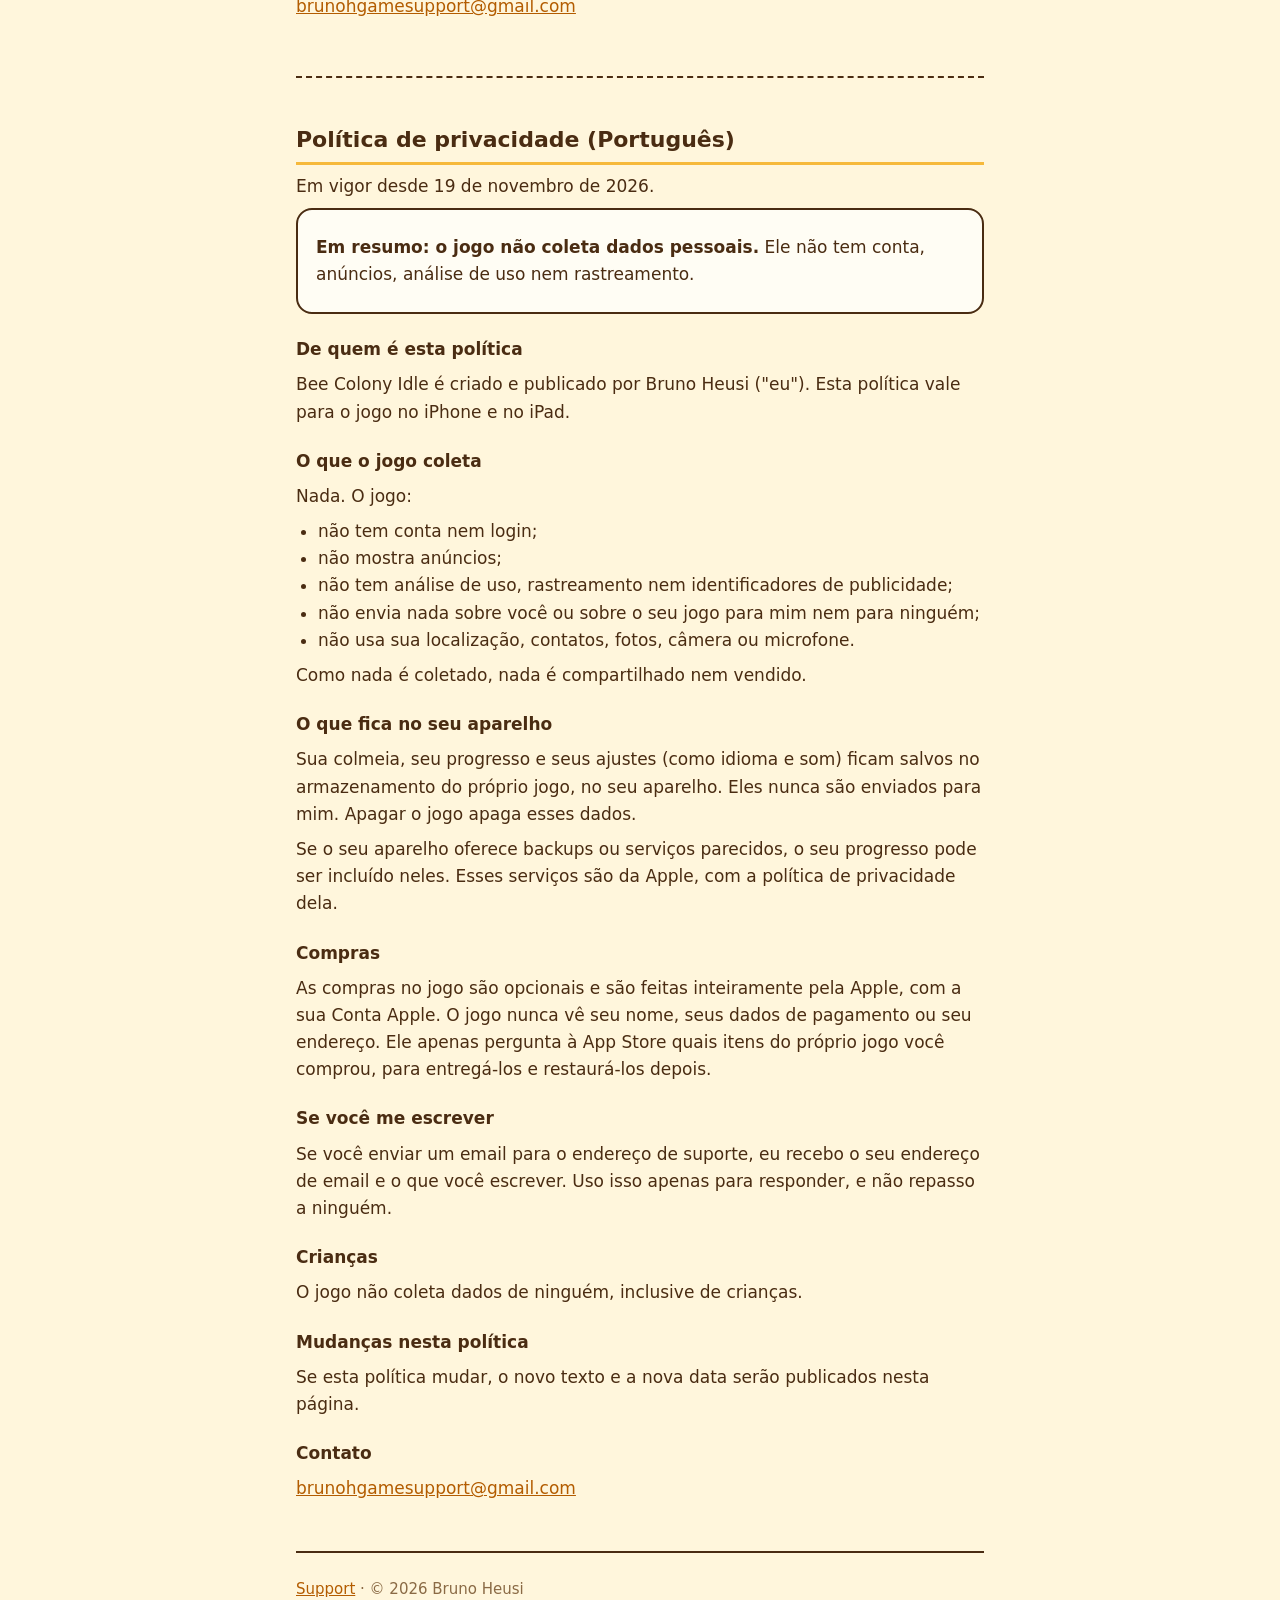
<file: bee-colony-idle/privacy/index.html>
<!doctype html>
<html lang="en">
<head>
<meta charset="utf-8">
<meta name="viewport" content="width=device-width, initial-scale=1">
<title>Bee Colony Idle: Privacy Policy</title>
<meta name="description" content="Privacy policy of Bee Colony Idle. The game collects no personal data.">
<link rel="icon" href="../icon.png">
<link rel="stylesheet" href="../style.css">
</head>
<body>
<main>
<header>
	<img src="../icon.png" alt="Bee Colony Idle icon" width="88" height="88">
	<div>
		<h1>Bee Colony Idle</h1>
		<p>Privacy Policy · in effect from 19 November 2026 · <a href="#pt">Português</a></p>
	</div>
</header>

<div class="box">
	<p><strong>In short: the game collects no personal data.</strong> It has no account, no ads, no analytics and no tracking.</p>
</div>

<h2>Who this is from</h2>
<p>Bee Colony Idle is made and published by Bruno Heusi ("I", "me"). This policy covers the game on iPhone and iPad.</p>

<h2>What the game collects</h2>
<p>Nothing. The game:</p>
<ul>
	<li>has no account and no sign-in;</li>
	<li>shows no ads;</li>
	<li>has no analytics, no tracking and no advertising identifiers;</li>
	<li>sends nothing about you or your play to me or to anyone else;</li>
	<li>does not use your location, contacts, photos, camera or microphone.</li>
</ul>
<p>Because nothing is collected, nothing is shared with or sold to anyone.</p>

<h2>What stays on your device</h2>
<p>Your hive, your progress and your settings (such as language and sound) are saved in the game's own storage on your device. They are never sent to me. Removing the game removes them.</p>
<p>If your device offers backups or similar services, your save may be included in them. Those services are run by Apple under its own privacy policy.</p>

<h2>Purchases</h2>
<p>In-app purchases are optional and are handled entirely by Apple through your Apple Account. The game never sees your name, your payment details or your address. It only asks the App Store which of the game's own items you bought, so it can give them to you and restore them later.</p>

<h2>If you write to me</h2>
<p>If you send an email to the support address, I receive your email address and whatever you choose to write. I use them only to answer you, and I do not pass them on to anyone.</p>

<h2>Children</h2>
<p>The game collects no data from anyone, children included.</p>

<h2>Changes to this policy</h2>
<p>If this policy changes, the new text and its date will be published on this page.</p>

<h2>Contact</h2>
<p><a href="mailto:brunohgamesupport@gmail.com">brunohgamesupport@gmail.com</a></p>

<section class="lang" id="pt" lang="pt-BR">
<h2>Política de privacidade (Português)</h2>
<p>Em vigor desde 19 de novembro de 2026.</p>
<div class="box">
	<p><strong>Em resumo: o jogo não coleta dados pessoais.</strong> Ele não tem conta, anúncios, análise de uso nem rastreamento.</p>
</div>

<h3>De quem é esta política</h3>
<p>Bee Colony Idle é criado e publicado por Bruno Heusi ("eu"). Esta política vale para o jogo no iPhone e no iPad.</p>

<h3>O que o jogo coleta</h3>
<p>Nada. O jogo:</p>
<ul>
	<li>não tem conta nem login;</li>
	<li>não mostra anúncios;</li>
	<li>não tem análise de uso, rastreamento nem identificadores de publicidade;</li>
	<li>não envia nada sobre você ou sobre o seu jogo para mim nem para ninguém;</li>
	<li>não usa sua localização, contatos, fotos, câmera ou microfone.</li>
</ul>
<p>Como nada é coletado, nada é compartilhado nem vendido.</p>

<h3>O que fica no seu aparelho</h3>
<p>Sua colmeia, seu progresso e seus ajustes (como idioma e som) ficam salvos no armazenamento do próprio jogo, no seu aparelho. Eles nunca são enviados para mim. Apagar o jogo apaga esses dados.</p>
<p>Se o seu aparelho oferece backups ou serviços parecidos, o seu progresso pode ser incluído neles. Esses serviços são da Apple, com a política de privacidade dela.</p>

<h3>Compras</h3>
<p>As compras no jogo são opcionais e são feitas inteiramente pela Apple, com a sua Conta Apple. O jogo nunca vê seu nome, seus dados de pagamento ou seu endereço. Ele apenas pergunta à App Store quais itens do próprio jogo você comprou, para entregá-los e restaurá-los depois.</p>

<h3>Se você me escrever</h3>
<p>Se você enviar um email para o endereço de suporte, eu recebo o seu endereço de email e o que você escrever. Uso isso apenas para responder, e não repasso a ninguém.</p>

<h3>Crianças</h3>
<p>O jogo não coleta dados de ninguém, inclusive de crianças.</p>

<h3>Mudanças nesta política</h3>
<p>Se esta política mudar, o novo texto e a nova data serão publicados nesta página.</p>

<h3>Contato</h3>
<p><a href="mailto:brunohgamesupport@gmail.com">brunohgamesupport@gmail.com</a></p>
</section>

<footer>
	<p><a href="../">Support</a> · © 2026 Bruno Heusi</p>
</footer>
</main>
</body>
</html>
</file>
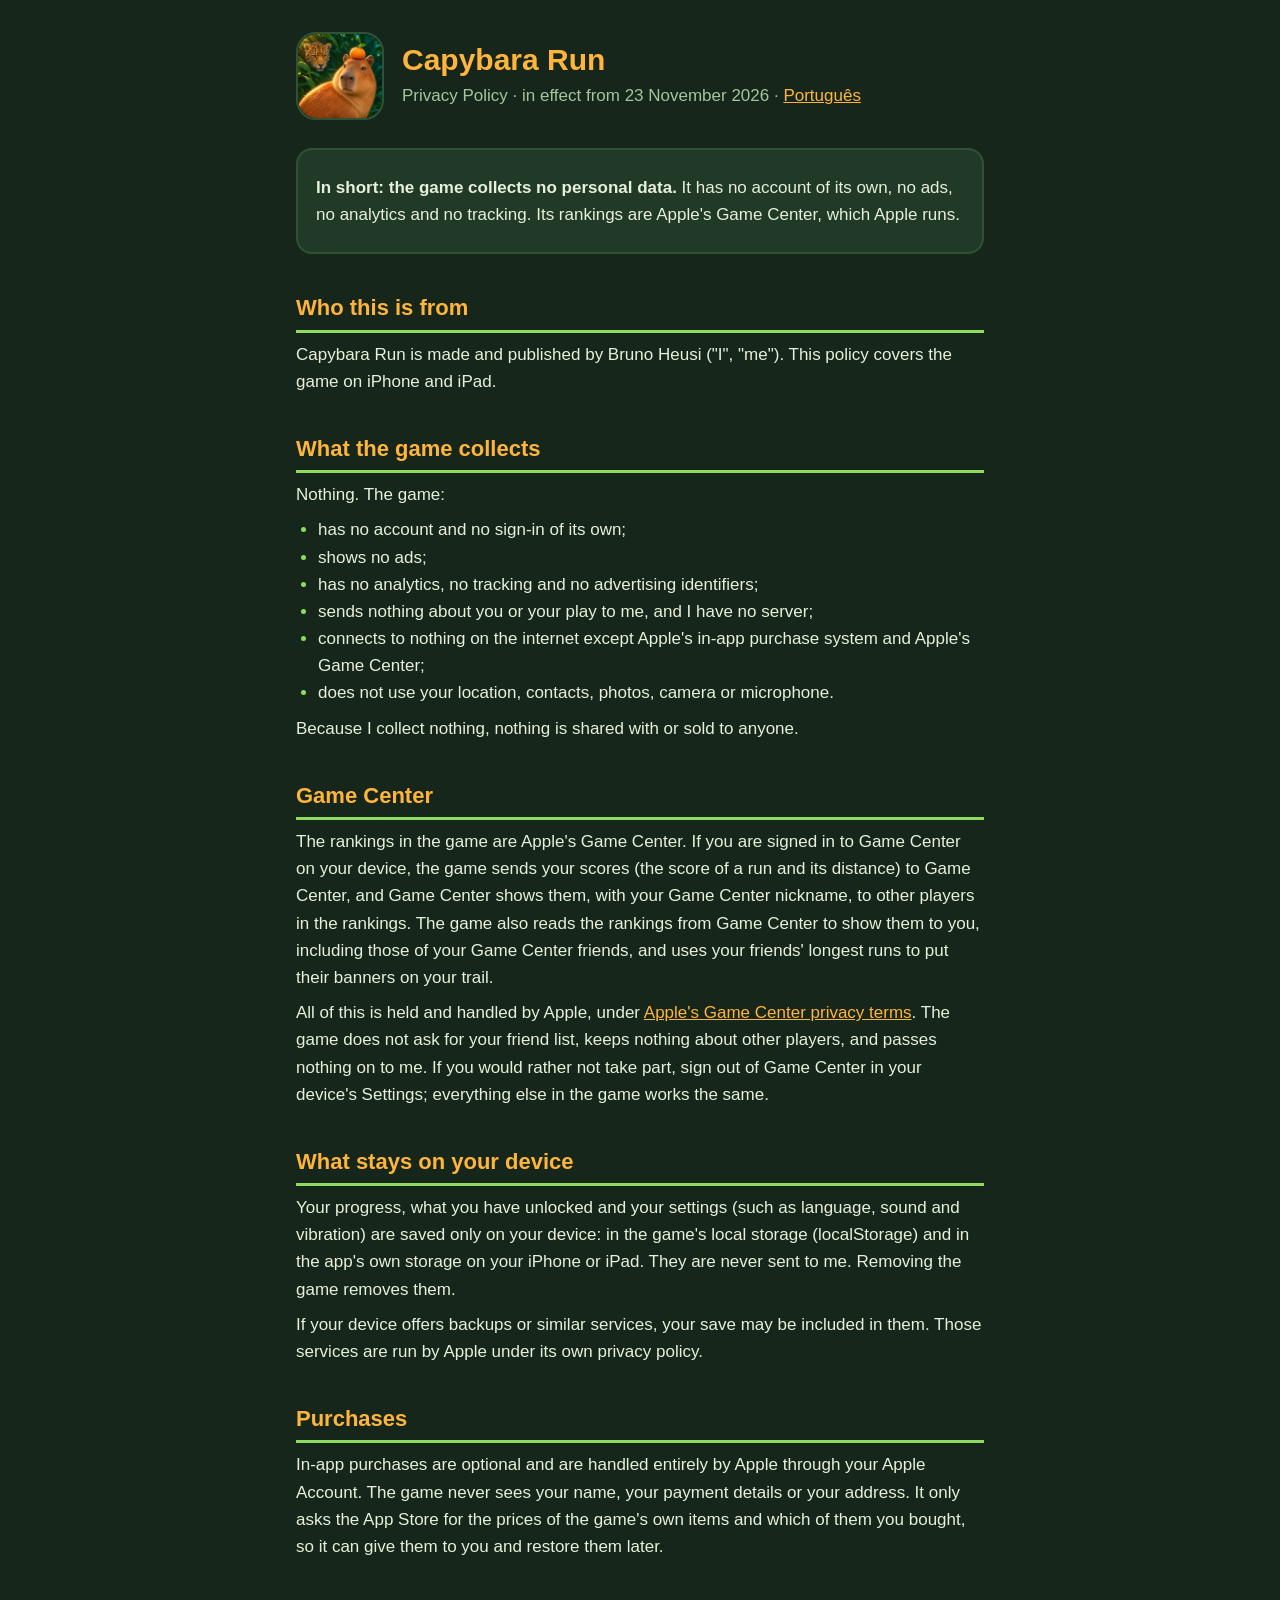
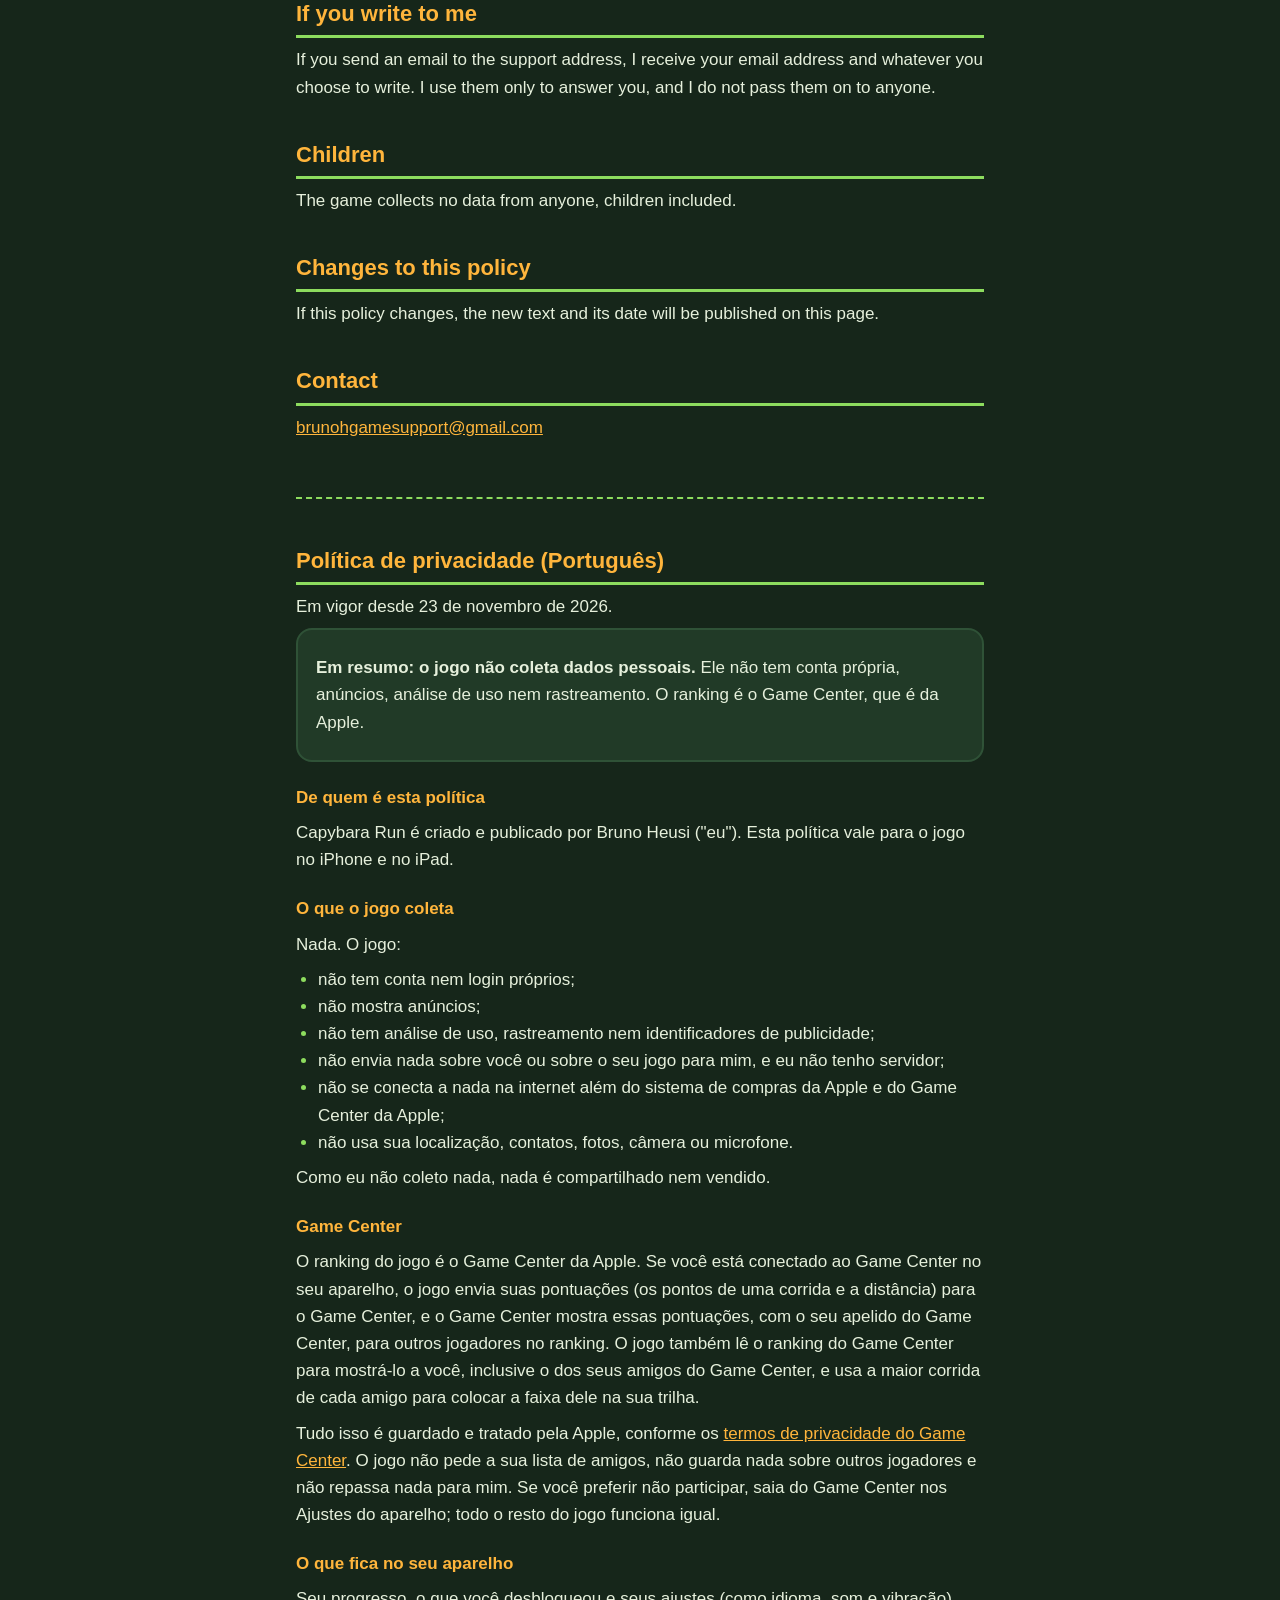
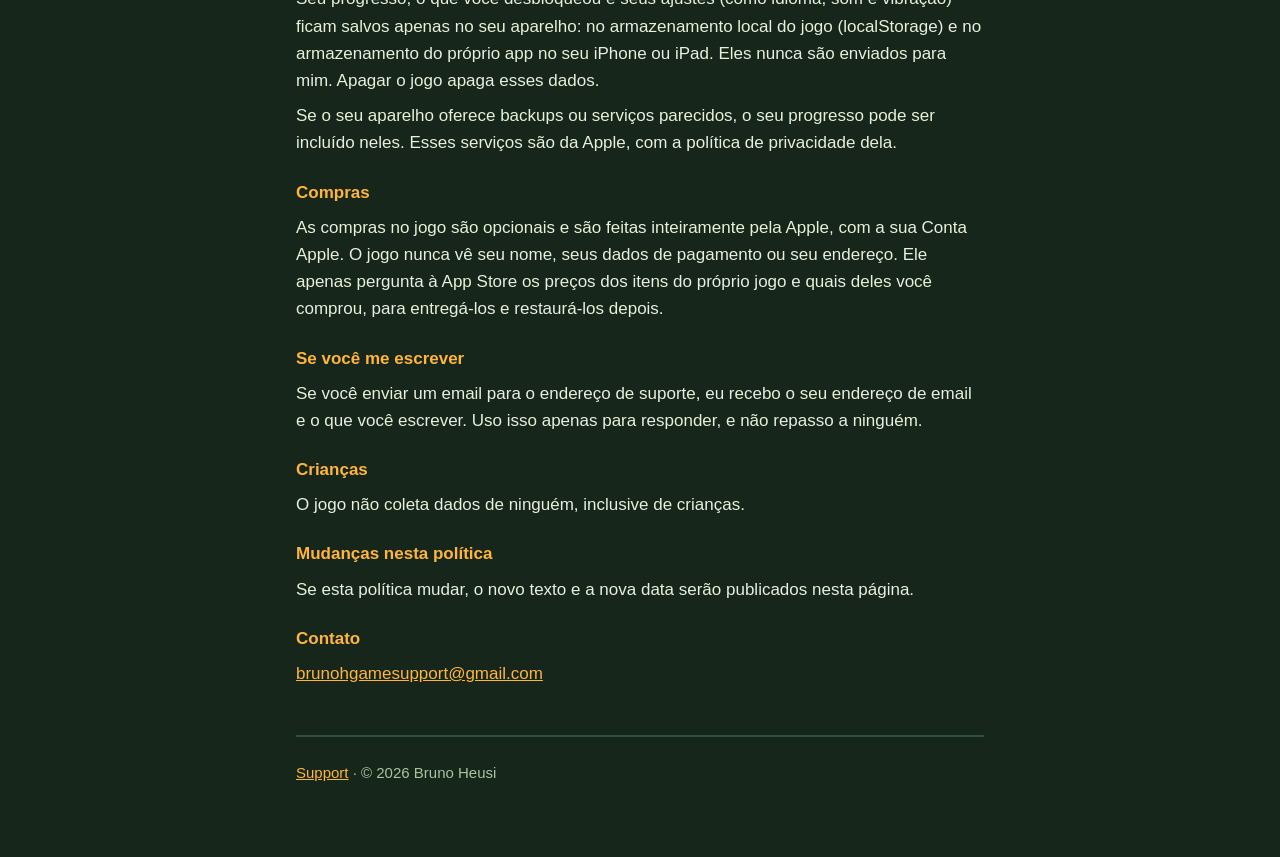
<file: capy-trail/privacy/index.html>
<!doctype html>
<html lang="en">
<head>
<meta charset="utf-8">
<meta name="viewport" content="width=device-width, initial-scale=1">
<meta name="color-scheme" content="dark">
<meta name="theme-color" content="#16261a">
<title>Capybara Run: Privacy Policy</title>
<meta name="description" content="Privacy policy of Capybara Run, an endless runner by Bruno Heusi. The game collects no personal data.">
<link rel="icon" href="../icon.png">
<link rel="stylesheet" href="../style.css">
</head>
<body>
<main>
<header>
	<img src="../icon.png" alt="Capybara Run icon" width="88" height="88">
	<div>
		<h1>Capybara Run</h1>
		<p>Privacy Policy · in effect from 23 November 2026 · <a href="#pt">Português</a></p>
	</div>
</header>

<div class="box">
	<p><strong>In short: the game collects no personal data.</strong> It has no account of its own, no ads, no analytics and no tracking. Its rankings are Apple's Game Center, which Apple runs.</p>
</div>

<h2>Who this is from</h2>
<p>Capybara Run is made and published by Bruno Heusi ("I", "me"). This policy covers the game on iPhone and iPad.</p>

<h2>What the game collects</h2>
<p>Nothing. The game:</p>
<ul>
	<li>has no account and no sign-in of its own;</li>
	<li>shows no ads;</li>
	<li>has no analytics, no tracking and no advertising identifiers;</li>
	<li>sends nothing about you or your play to me, and I have no server;</li>
	<li>connects to nothing on the internet except Apple's in-app purchase system and Apple's Game Center;</li>
	<li>does not use your location, contacts, photos, camera or microphone.</li>
</ul>
<p>Because I collect nothing, nothing is shared with or sold to anyone.</p>

<h2>Game Center</h2>
<p>The rankings in the game are Apple's Game Center. If you are signed in to Game Center on your device, the game sends your scores (the score of a run and its distance) to Game Center, and Game Center shows them, with your Game Center nickname, to other players in the rankings. The game also reads the rankings from Game Center to show them to you, including those of your Game Center friends, and uses your friends' longest runs to put their banners on your trail.</p>
<p>All of this is held and handled by Apple, under <a href="https://www.apple.com/legal/privacy/data/en/game-center/">Apple's Game Center privacy terms</a>. The game does not ask for your friend list, keeps nothing about other players, and passes nothing on to me. If you would rather not take part, sign out of Game Center in your device's Settings; everything else in the game works the same.</p>

<h2>What stays on your device</h2>
<p>Your progress, what you have unlocked and your settings (such as language, sound and vibration) are saved only on your device: in the game's local storage (localStorage) and in the app's own storage on your iPhone or iPad. They are never sent to me. Removing the game removes them.</p>
<p>If your device offers backups or similar services, your save may be included in them. Those services are run by Apple under its own privacy policy.</p>

<h2>Purchases</h2>
<p>In-app purchases are optional and are handled entirely by Apple through your Apple Account. The game never sees your name, your payment details or your address. It only asks the App Store for the prices of the game's own items and which of them you bought, so it can give them to you and restore them later.</p>

<h2>If you write to me</h2>
<p>If you send an email to the support address, I receive your email address and whatever you choose to write. I use them only to answer you, and I do not pass them on to anyone.</p>

<h2>Children</h2>
<p>The game collects no data from anyone, children included.</p>

<h2>Changes to this policy</h2>
<p>If this policy changes, the new text and its date will be published on this page.</p>

<h2>Contact</h2>
<p><a href="mailto:brunohgamesupport@gmail.com">brunohgamesupport@gmail.com</a></p>

<section class="lang" id="pt" lang="pt-BR">
<h2>Política de privacidade (Português)</h2>
<p>Em vigor desde 23 de novembro de 2026.</p>
<div class="box">
	<p><strong>Em resumo: o jogo não coleta dados pessoais.</strong> Ele não tem conta própria, anúncios, análise de uso nem rastreamento. O ranking é o Game Center, que é da Apple.</p>
</div>

<h3>De quem é esta política</h3>
<p>Capybara Run é criado e publicado por Bruno Heusi ("eu"). Esta política vale para o jogo no iPhone e no iPad.</p>

<h3>O que o jogo coleta</h3>
<p>Nada. O jogo:</p>
<ul>
	<li>não tem conta nem login próprios;</li>
	<li>não mostra anúncios;</li>
	<li>não tem análise de uso, rastreamento nem identificadores de publicidade;</li>
	<li>não envia nada sobre você ou sobre o seu jogo para mim, e eu não tenho servidor;</li>
	<li>não se conecta a nada na internet além do sistema de compras da Apple e do Game Center da Apple;</li>
	<li>não usa sua localização, contatos, fotos, câmera ou microfone.</li>
</ul>
<p>Como eu não coleto nada, nada é compartilhado nem vendido.</p>

<h3>Game Center</h3>
<p>O ranking do jogo é o Game Center da Apple. Se você está conectado ao Game Center no seu aparelho, o jogo envia suas pontuações (os pontos de uma corrida e a distância) para o Game Center, e o Game Center mostra essas pontuações, com o seu apelido do Game Center, para outros jogadores no ranking. O jogo também lê o ranking do Game Center para mostrá-lo a você, inclusive o dos seus amigos do Game Center, e usa a maior corrida de cada amigo para colocar a faixa dele na sua trilha.</p>
<p>Tudo isso é guardado e tratado pela Apple, conforme os <a href="https://www.apple.com/legal/privacy/data/pt-br/game-center/">termos de privacidade do Game Center</a>. O jogo não pede a sua lista de amigos, não guarda nada sobre outros jogadores e não repassa nada para mim. Se você preferir não participar, saia do Game Center nos Ajustes do aparelho; todo o resto do jogo funciona igual.</p>

<h3>O que fica no seu aparelho</h3>
<p>Seu progresso, o que você desbloqueou e seus ajustes (como idioma, som e vibração) ficam salvos apenas no seu aparelho: no armazenamento local do jogo (localStorage) e no armazenamento do próprio app no seu iPhone ou iPad. Eles nunca são enviados para mim. Apagar o jogo apaga esses dados.</p>
<p>Se o seu aparelho oferece backups ou serviços parecidos, o seu progresso pode ser incluído neles. Esses serviços são da Apple, com a política de privacidade dela.</p>

<h3>Compras</h3>
<p>As compras no jogo são opcionais e são feitas inteiramente pela Apple, com a sua Conta Apple. O jogo nunca vê seu nome, seus dados de pagamento ou seu endereço. Ele apenas pergunta à App Store os preços dos itens do próprio jogo e quais deles você comprou, para entregá-los e restaurá-los depois.</p>

<h3>Se você me escrever</h3>
<p>Se você enviar um email para o endereço de suporte, eu recebo o seu endereço de email e o que você escrever. Uso isso apenas para responder, e não repasso a ninguém.</p>

<h3>Crianças</h3>
<p>O jogo não coleta dados de ninguém, inclusive de crianças.</p>

<h3>Mudanças nesta política</h3>
<p>Se esta política mudar, o novo texto e a nova data serão publicados nesta página.</p>

<h3>Contato</h3>
<p><a href="mailto:brunohgamesupport@gmail.com">brunohgamesupport@gmail.com</a></p>
</section>

<footer>
	<p><a href="../">Support</a> · © 2026 Bruno Heusi</p>
</footer>
</main>
</body>
</html>
</file>
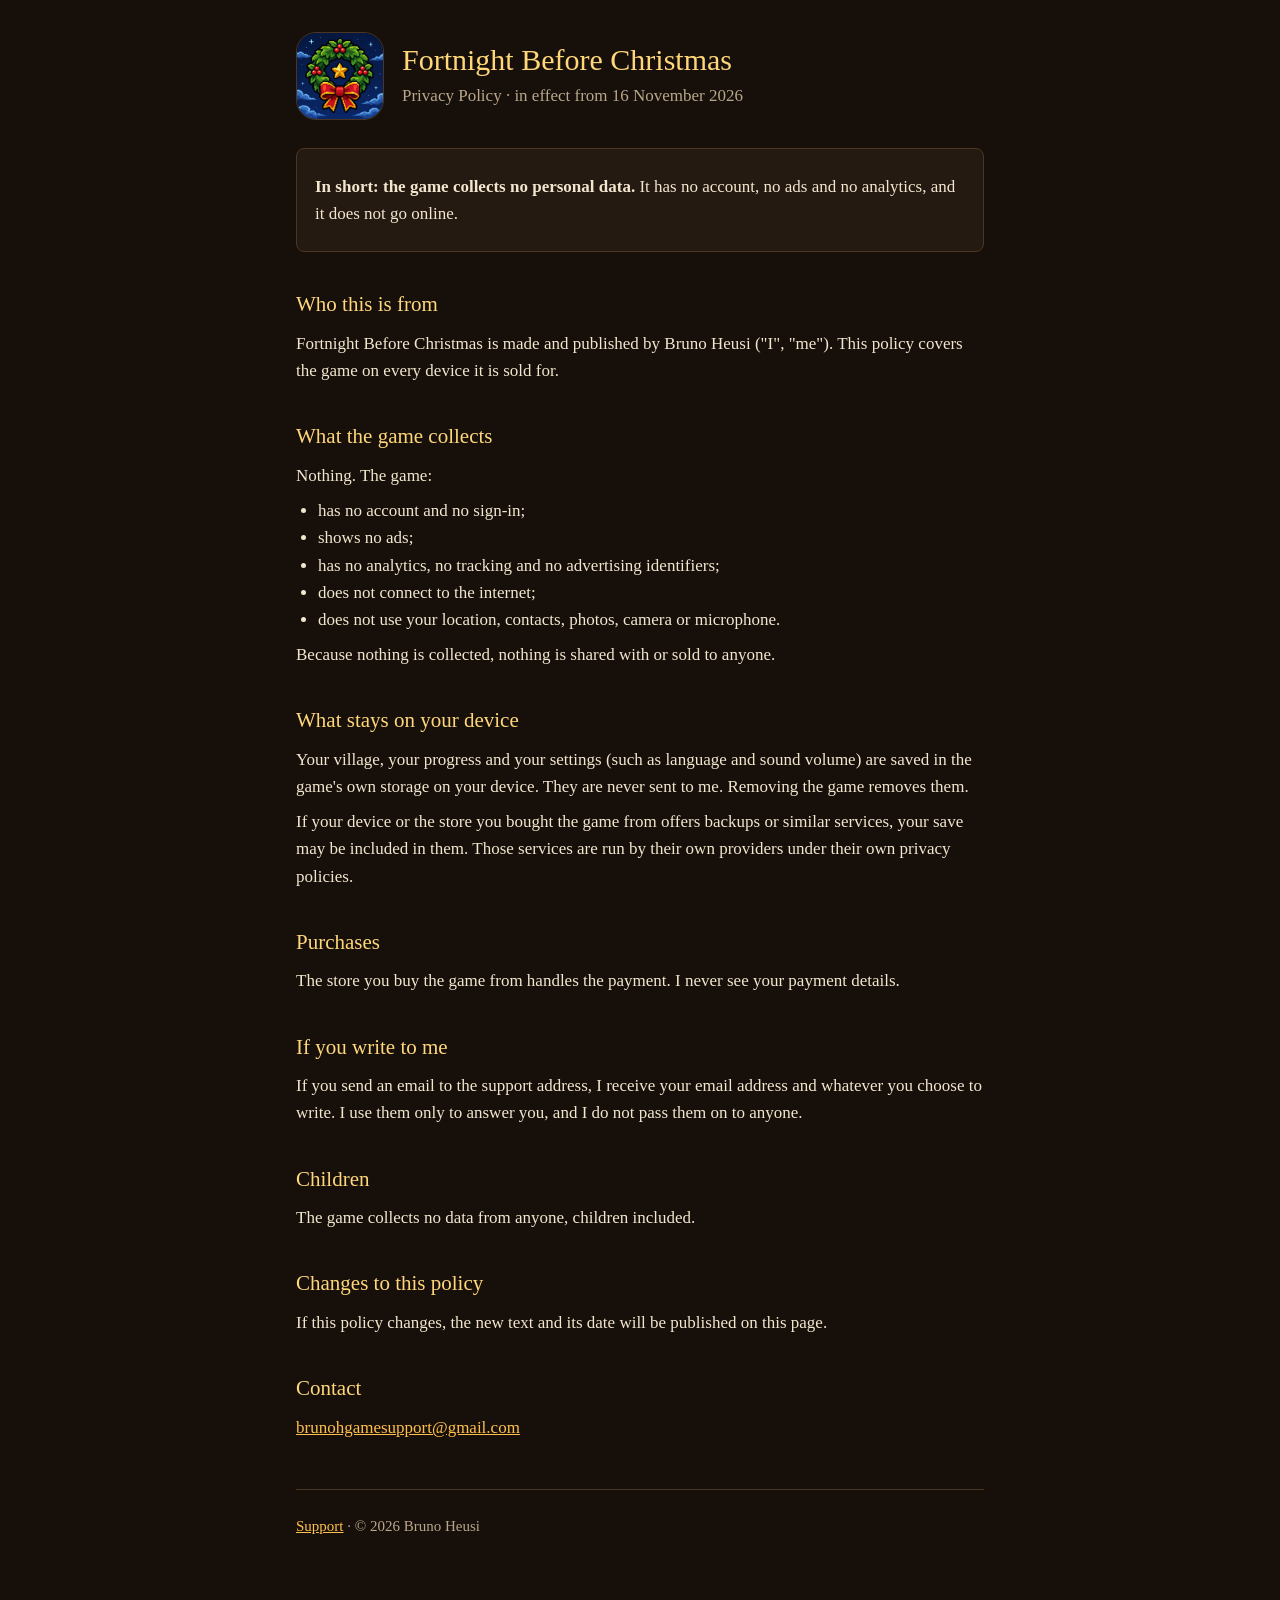
<file: fortnight-before-christmas/privacy/index.html>
<!doctype html>
<html lang="en">
<head>
<meta charset="utf-8">
<meta name="viewport" content="width=device-width, initial-scale=1">
<title>Fortnight Before Christmas: Privacy Policy</title>
<meta name="description" content="Privacy policy of Fortnight Before Christmas. The game collects no personal data.">
<link rel="icon" href="../icon.png">
<link rel="stylesheet" href="../style.css">
</head>
<body>
<main>
<header>
	<img src="../icon.png" alt="Fortnight Before Christmas icon" width="88" height="88">
	<div>
		<h1>Fortnight Before Christmas</h1>
		<p>Privacy Policy · in effect from 16 November 2026</p>
	</div>
</header>

<div class="box">
	<p><strong>In short: the game collects no personal data.</strong> It has no account, no ads and no analytics, and it does not go online.</p>
</div>

<h2>Who this is from</h2>
<p>Fortnight Before Christmas is made and published by Bruno Heusi ("I", "me"). This policy covers the game on every device it is sold for.</p>

<h2>What the game collects</h2>
<p>Nothing. The game:</p>
<ul>
	<li>has no account and no sign-in;</li>
	<li>shows no ads;</li>
	<li>has no analytics, no tracking and no advertising identifiers;</li>
	<li>does not connect to the internet;</li>
	<li>does not use your location, contacts, photos, camera or microphone.</li>
</ul>
<p>Because nothing is collected, nothing is shared with or sold to anyone.</p>

<h2>What stays on your device</h2>
<p>Your village, your progress and your settings (such as language and sound volume) are saved in the game's own storage on your device. They are never sent to me. Removing the game removes them.</p>
<p>If your device or the store you bought the game from offers backups or similar services, your save may be included in them. Those services are run by their own providers under their own privacy policies.</p>

<h2>Purchases</h2>
<p>The store you buy the game from handles the payment. I never see your payment details.</p>

<h2>If you write to me</h2>
<p>If you send an email to the support address, I receive your email address and whatever you choose to write. I use them only to answer you, and I do not pass them on to anyone.</p>

<h2>Children</h2>
<p>The game collects no data from anyone, children included.</p>

<h2>Changes to this policy</h2>
<p>If this policy changes, the new text and its date will be published on this page.</p>

<h2>Contact</h2>
<p><a href="mailto:brunohgamesupport@gmail.com">brunohgamesupport@gmail.com</a></p>

<footer>
	<p><a href="../">Support</a> · © 2026 Bruno Heusi</p>
</footer>
</main>
</body>
</html>
</file>
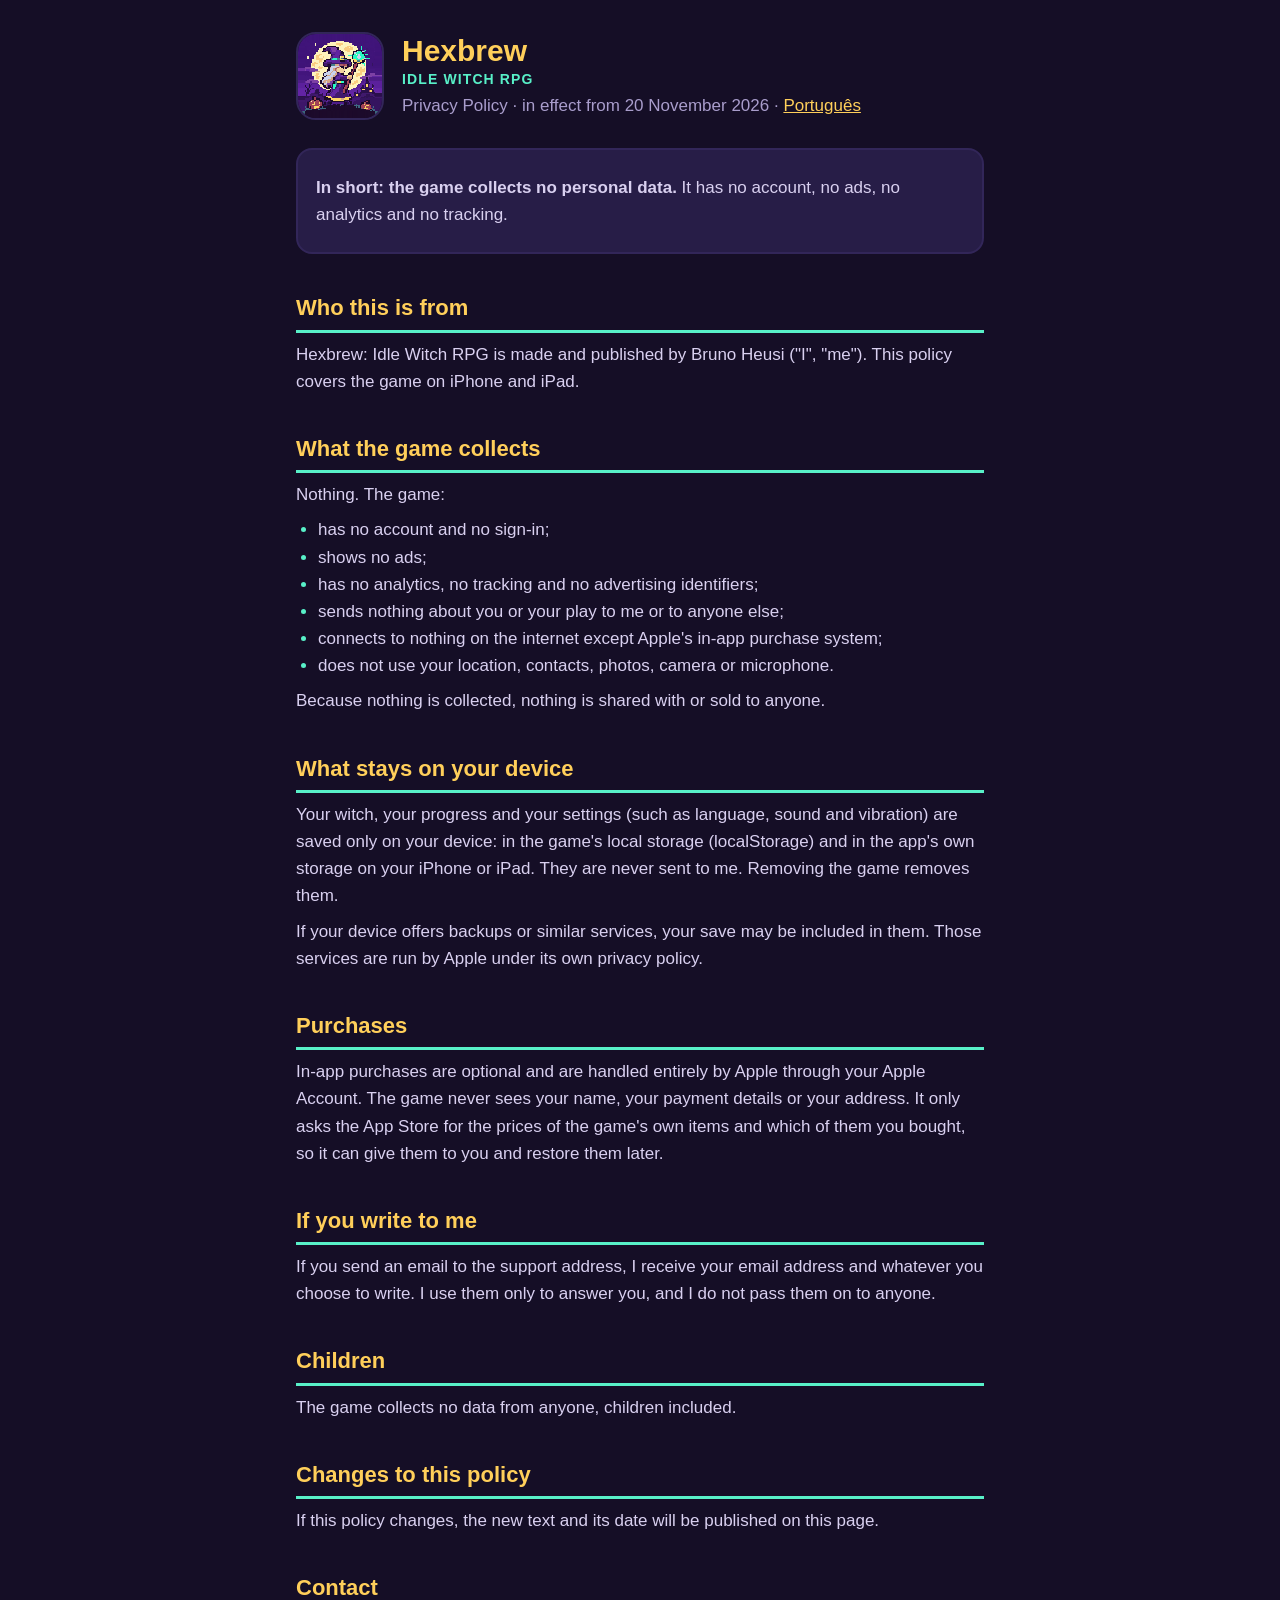
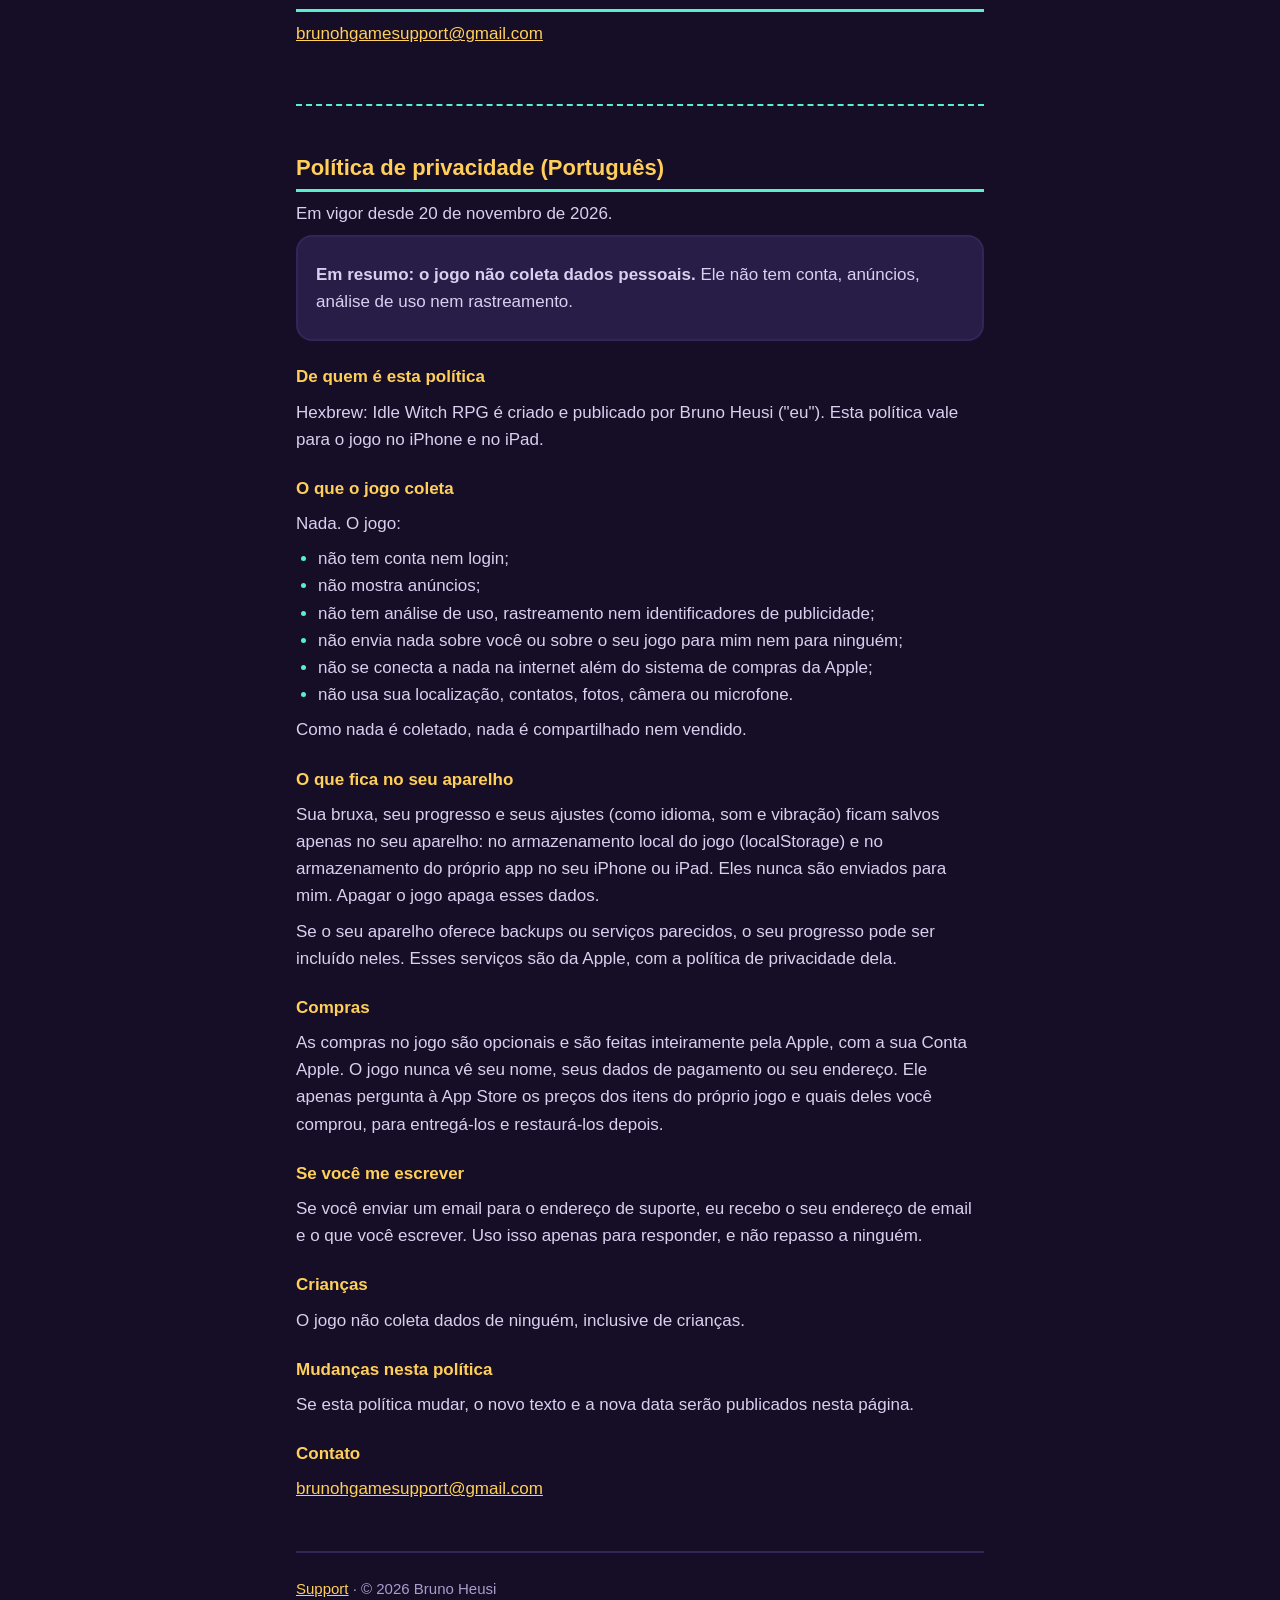
<file: hexbrew/privacy/index.html>
<!doctype html>
<html lang="en">
<head>
<meta charset="utf-8">
<meta name="viewport" content="width=device-width, initial-scale=1">
<meta name="color-scheme" content="dark">
<meta name="theme-color" content="#150e26">
<title>Hexbrew: Privacy Policy</title>
<meta name="description" content="Privacy policy of Hexbrew: Idle Witch RPG. The game collects no personal data.">
<link rel="icon" href="../icon.png">
<link rel="stylesheet" href="../style.css">
</head>
<body>
<main>
<header>
	<img src="../icon.png" alt="Hexbrew icon" width="88" height="88">
	<div>
		<h1>Hexbrew <small>Idle Witch RPG</small></h1>
		<p>Privacy Policy · in effect from 20 November 2026 · <a href="#pt">Português</a></p>
	</div>
</header>

<div class="box">
	<p><strong>In short: the game collects no personal data.</strong> It has no account, no ads, no analytics and no tracking.</p>
</div>

<h2>Who this is from</h2>
<p>Hexbrew: Idle Witch RPG is made and published by Bruno Heusi ("I", "me"). This policy covers the game on iPhone and iPad.</p>

<h2>What the game collects</h2>
<p>Nothing. The game:</p>
<ul>
	<li>has no account and no sign-in;</li>
	<li>shows no ads;</li>
	<li>has no analytics, no tracking and no advertising identifiers;</li>
	<li>sends nothing about you or your play to me or to anyone else;</li>
	<li>connects to nothing on the internet except Apple's in-app purchase system;</li>
	<li>does not use your location, contacts, photos, camera or microphone.</li>
</ul>
<p>Because nothing is collected, nothing is shared with or sold to anyone.</p>

<h2>What stays on your device</h2>
<p>Your witch, your progress and your settings (such as language, sound and vibration) are saved only on your device: in the game's local storage (localStorage) and in the app's own storage on your iPhone or iPad. They are never sent to me. Removing the game removes them.</p>
<p>If your device offers backups or similar services, your save may be included in them. Those services are run by Apple under its own privacy policy.</p>

<h2>Purchases</h2>
<p>In-app purchases are optional and are handled entirely by Apple through your Apple Account. The game never sees your name, your payment details or your address. It only asks the App Store for the prices of the game's own items and which of them you bought, so it can give them to you and restore them later.</p>

<h2>If you write to me</h2>
<p>If you send an email to the support address, I receive your email address and whatever you choose to write. I use them only to answer you, and I do not pass them on to anyone.</p>

<h2>Children</h2>
<p>The game collects no data from anyone, children included.</p>

<h2>Changes to this policy</h2>
<p>If this policy changes, the new text and its date will be published on this page.</p>

<h2>Contact</h2>
<p><a href="mailto:brunohgamesupport@gmail.com">brunohgamesupport@gmail.com</a></p>

<section class="lang" id="pt" lang="pt-BR">
<h2>Política de privacidade (Português)</h2>
<p>Em vigor desde 20 de novembro de 2026.</p>
<div class="box">
	<p><strong>Em resumo: o jogo não coleta dados pessoais.</strong> Ele não tem conta, anúncios, análise de uso nem rastreamento.</p>
</div>

<h3>De quem é esta política</h3>
<p>Hexbrew: Idle Witch RPG é criado e publicado por Bruno Heusi ("eu"). Esta política vale para o jogo no iPhone e no iPad.</p>

<h3>O que o jogo coleta</h3>
<p>Nada. O jogo:</p>
<ul>
	<li>não tem conta nem login;</li>
	<li>não mostra anúncios;</li>
	<li>não tem análise de uso, rastreamento nem identificadores de publicidade;</li>
	<li>não envia nada sobre você ou sobre o seu jogo para mim nem para ninguém;</li>
	<li>não se conecta a nada na internet além do sistema de compras da Apple;</li>
	<li>não usa sua localização, contatos, fotos, câmera ou microfone.</li>
</ul>
<p>Como nada é coletado, nada é compartilhado nem vendido.</p>

<h3>O que fica no seu aparelho</h3>
<p>Sua bruxa, seu progresso e seus ajustes (como idioma, som e vibração) ficam salvos apenas no seu aparelho: no armazenamento local do jogo (localStorage) e no armazenamento do próprio app no seu iPhone ou iPad. Eles nunca são enviados para mim. Apagar o jogo apaga esses dados.</p>
<p>Se o seu aparelho oferece backups ou serviços parecidos, o seu progresso pode ser incluído neles. Esses serviços são da Apple, com a política de privacidade dela.</p>

<h3>Compras</h3>
<p>As compras no jogo são opcionais e são feitas inteiramente pela Apple, com a sua Conta Apple. O jogo nunca vê seu nome, seus dados de pagamento ou seu endereço. Ele apenas pergunta à App Store os preços dos itens do próprio jogo e quais deles você comprou, para entregá-los e restaurá-los depois.</p>

<h3>Se você me escrever</h3>
<p>Se você enviar um email para o endereço de suporte, eu recebo o seu endereço de email e o que você escrever. Uso isso apenas para responder, e não repasso a ninguém.</p>

<h3>Crianças</h3>
<p>O jogo não coleta dados de ninguém, inclusive de crianças.</p>

<h3>Mudanças nesta política</h3>
<p>Se esta política mudar, o novo texto e a nova data serão publicados nesta página.</p>

<h3>Contato</h3>
<p><a href="mailto:brunohgamesupport@gmail.com">brunohgamesupport@gmail.com</a></p>
</section>

<footer>
	<p><a href="../">Support</a> · © 2026 Bruno Heusi</p>
</footer>
</main>
</body>
</html>
</file>
<file: fortnight-before-christmas/style.css>
:root {
	--bg: #17100a;
	--panel: #241a11;
	--edge: #4a3622;
	--gold: #ffd77a;
	--cream: #f3e6cf;
	--muted: #b9a78c;
	--link: #ffc04d;
}
* { box-sizing: border-box; }
html { background: var(--bg); }
body {
	margin: 0;
	background: var(--bg);
	color: var(--cream);
	font: 17px/1.6 Georgia, "Times New Roman", serif;
}
main {
	max-width: 720px;
	margin: 0 auto;
	padding: 32px 16px 64px;
}
header {
	display: flex;
	align-items: center;
	gap: 18px;
	margin-bottom: 28px;
}
header img {
	width: 88px;
	height: 88px;
	border-radius: 20px;
	border: 1px solid var(--edge);
	flex: none;
}
header p { margin: 4px 0 0; color: var(--muted); }
h1 {
	margin: 0;
	color: var(--gold);
	font-size: 30px;
	line-height: 1.2;
	font-weight: normal;
}
h2 {
	margin: 36px 0 8px;
	color: var(--gold);
	font-size: 21px;
	font-weight: normal;
}
h3 {
	margin: 22px 0 4px;
	font-size: 17px;
	color: var(--cream);
}
p, ul { margin: 8px 0; }
ul { padding-left: 22px; }
a { color: var(--link); }
.box {
	background: var(--panel);
	border: 1px solid var(--edge);
	border-radius: 8px;
	padding: 16px 18px;
}
.mail {
	font-size: 20px;
	overflow-wrap: anywhere;
}
footer {
	margin-top: 48px;
	padding-top: 16px;
	border-top: 1px solid var(--edge);
	color: var(--muted);
	font-size: 15px;
}
</file>
<file: bee-colony-idle/style.css>
:root {
	--bg: #fff6dc;
	--panel: #fffdf4;
	--edge: #4a2c12;
	--ink: #4a2c12;
	--muted: #8a6a45;
	--honey: #f6b93b;
	--link: #b35c00;
}
* { box-sizing: border-box; }
html { background: var(--bg); }
body {
	margin: 0;
	background: var(--bg);
	color: var(--ink);
	font: 17px/1.6 ui-rounded, "SF Pro Rounded", "Nunito", "Segoe UI", system-ui, -apple-system, sans-serif;
}
main {
	max-width: 720px;
	margin: 0 auto;
	padding: 32px 16px 64px;
}
header {
	display: flex;
	align-items: center;
	gap: 18px;
	margin-bottom: 28px;
}
header img {
	width: 88px;
	height: 88px;
	border-radius: 20px;
	border: 2px solid var(--edge);
	flex: none;
}
header p { margin: 4px 0 0; color: var(--muted); }
h1 {
	margin: 0;
	font-size: 30px;
	line-height: 1.2;
}
h2 {
	margin: 36px 0 8px;
	font-size: 22px;
	border-bottom: 3px solid var(--honey);
	padding-bottom: 4px;
}
h3 {
	margin: 22px 0 4px;
	font-size: 17px;
}
p, ul { margin: 8px 0; }
ul { padding-left: 22px; }
a { color: var(--link); }
.box {
	background: var(--panel);
	border: 2px solid var(--edge);
	border-radius: 16px;
	padding: 16px 18px;
}
.mail {
	font-size: 20px;
	font-weight: 700;
	overflow-wrap: anywhere;
}
.lang {
	margin-top: 56px;
	padding-top: 8px;
	border-top: 2px dashed var(--edge);
}
footer {
	margin-top: 48px;
	padding-top: 16px;
	border-top: 2px solid var(--edge);
	color: var(--muted);
	font-size: 15px;
}
</file>
<file: capy-trail/style.css>
:root {
	--bg: #16261a;
	--panel: #213a27;
	--edge: #2f5237;
	--ink: #e6f0dc;
	--muted: #a9c3a0;
	--gold: #ffb53c;
	--teal: #8ddc5e;
	color-scheme: dark;
}
* { box-sizing: border-box; }
html {
	background: var(--bg);
	-webkit-text-size-adjust: 100%;
	text-size-adjust: 100%;
}
body {
	margin: 0;
	background: var(--bg);
	color: var(--ink);
	font: 17px/1.6 -apple-system, BlinkMacSystemFont, "Segoe UI", Roboto, "Helvetica Neue", Arial, sans-serif;
}
main {
	max-width: 720px;
	margin: 0 auto;
	padding: 32px 16px 64px;
}
header {
	display: flex;
	align-items: center;
	gap: 18px;
	margin-bottom: 28px;
}
header img {
	width: 88px;
	height: 88px;
	border-radius: 20px;
	border: 2px solid var(--edge);
	flex: none;
}
header p { margin: 4px 0 0; color: var(--muted); }
h1, h2, h3 { color: var(--gold); }
h1 {
	margin: 0;
	font-size: 30px;
	line-height: 1.2;
}
h1 small {
	display: block;
	margin-top: 2px;
	font-size: 14px;
	letter-spacing: 0.08em;
	text-transform: uppercase;
	color: var(--teal);
}
h2 {
	margin: 36px 0 8px;
	font-size: 22px;
	border-bottom: 3px solid var(--teal);
	padding-bottom: 4px;
}
h3 {
	margin: 22px 0 4px;
	font-size: 17px;
}
p, ul { margin: 8px 0; }
ul { padding-left: 22px; }
li::marker { color: var(--teal); }
a { color: var(--gold); }
.box {
	background: var(--panel);
	border: 2px solid var(--edge);
	border-radius: 16px;
	padding: 16px 18px;
}
.mail {
	font-size: clamp(15px, 4.6vw, 20px);
	font-weight: 700;
	overflow-wrap: anywhere;
}
.lang {
	margin-top: 56px;
	padding-top: 8px;
	border-top: 2px dashed var(--teal);
}
footer {
	margin-top: 48px;
	padding-top: 16px;
	border-top: 2px solid var(--edge);
	color: var(--muted);
	font-size: 15px;
}
</file>
<file: hexbrew/style.css>
:root {
	--bg: #150e26;
	--panel: #271d47;
	--edge: #322659;
	--ink: #d9d0f0;
	--muted: #a99dcc;
	--gold: #ffcf5a;
	--teal: #58f0c8;
	color-scheme: dark;
}
* { box-sizing: border-box; }
html {
	background: var(--bg);
	-webkit-text-size-adjust: 100%;
	text-size-adjust: 100%;
}
body {
	margin: 0;
	background: var(--bg);
	color: var(--ink);
	font: 17px/1.6 -apple-system, BlinkMacSystemFont, "Segoe UI", Roboto, "Helvetica Neue", Arial, sans-serif;
}
main {
	max-width: 720px;
	margin: 0 auto;
	padding: 32px 16px 64px;
}
header {
	display: flex;
	align-items: center;
	gap: 18px;
	margin-bottom: 28px;
}
header img {
	width: 88px;
	height: 88px;
	border-radius: 20px;
	border: 2px solid var(--edge);
	flex: none;
	image-rendering: pixelated;
}
header p { margin: 4px 0 0; color: var(--muted); }
h1, h2, h3 { color: var(--gold); }
h1 {
	margin: 0;
	font-size: 30px;
	line-height: 1.2;
}
h1 small {
	display: block;
	margin-top: 2px;
	font-size: 14px;
	letter-spacing: 0.08em;
	text-transform: uppercase;
	color: var(--teal);
}
h2 {
	margin: 36px 0 8px;
	font-size: 22px;
	border-bottom: 3px solid var(--teal);
	padding-bottom: 4px;
}
h3 {
	margin: 22px 0 4px;
	font-size: 17px;
}
p, ul { margin: 8px 0; }
ul { padding-left: 22px; }
li::marker { color: var(--teal); }
a { color: var(--gold); }
.box {
	background: var(--panel);
	border: 2px solid var(--edge);
	border-radius: 16px;
	padding: 16px 18px;
}
.mail {
	font-size: clamp(15px, 4.6vw, 20px);
	font-weight: 700;
	overflow-wrap: anywhere;
}
.lang {
	margin-top: 56px;
	padding-top: 8px;
	border-top: 2px dashed var(--teal);
}
footer {
	margin-top: 48px;
	padding-top: 16px;
	border-top: 2px solid var(--edge);
	color: var(--muted);
	font-size: 15px;
}
</file>
